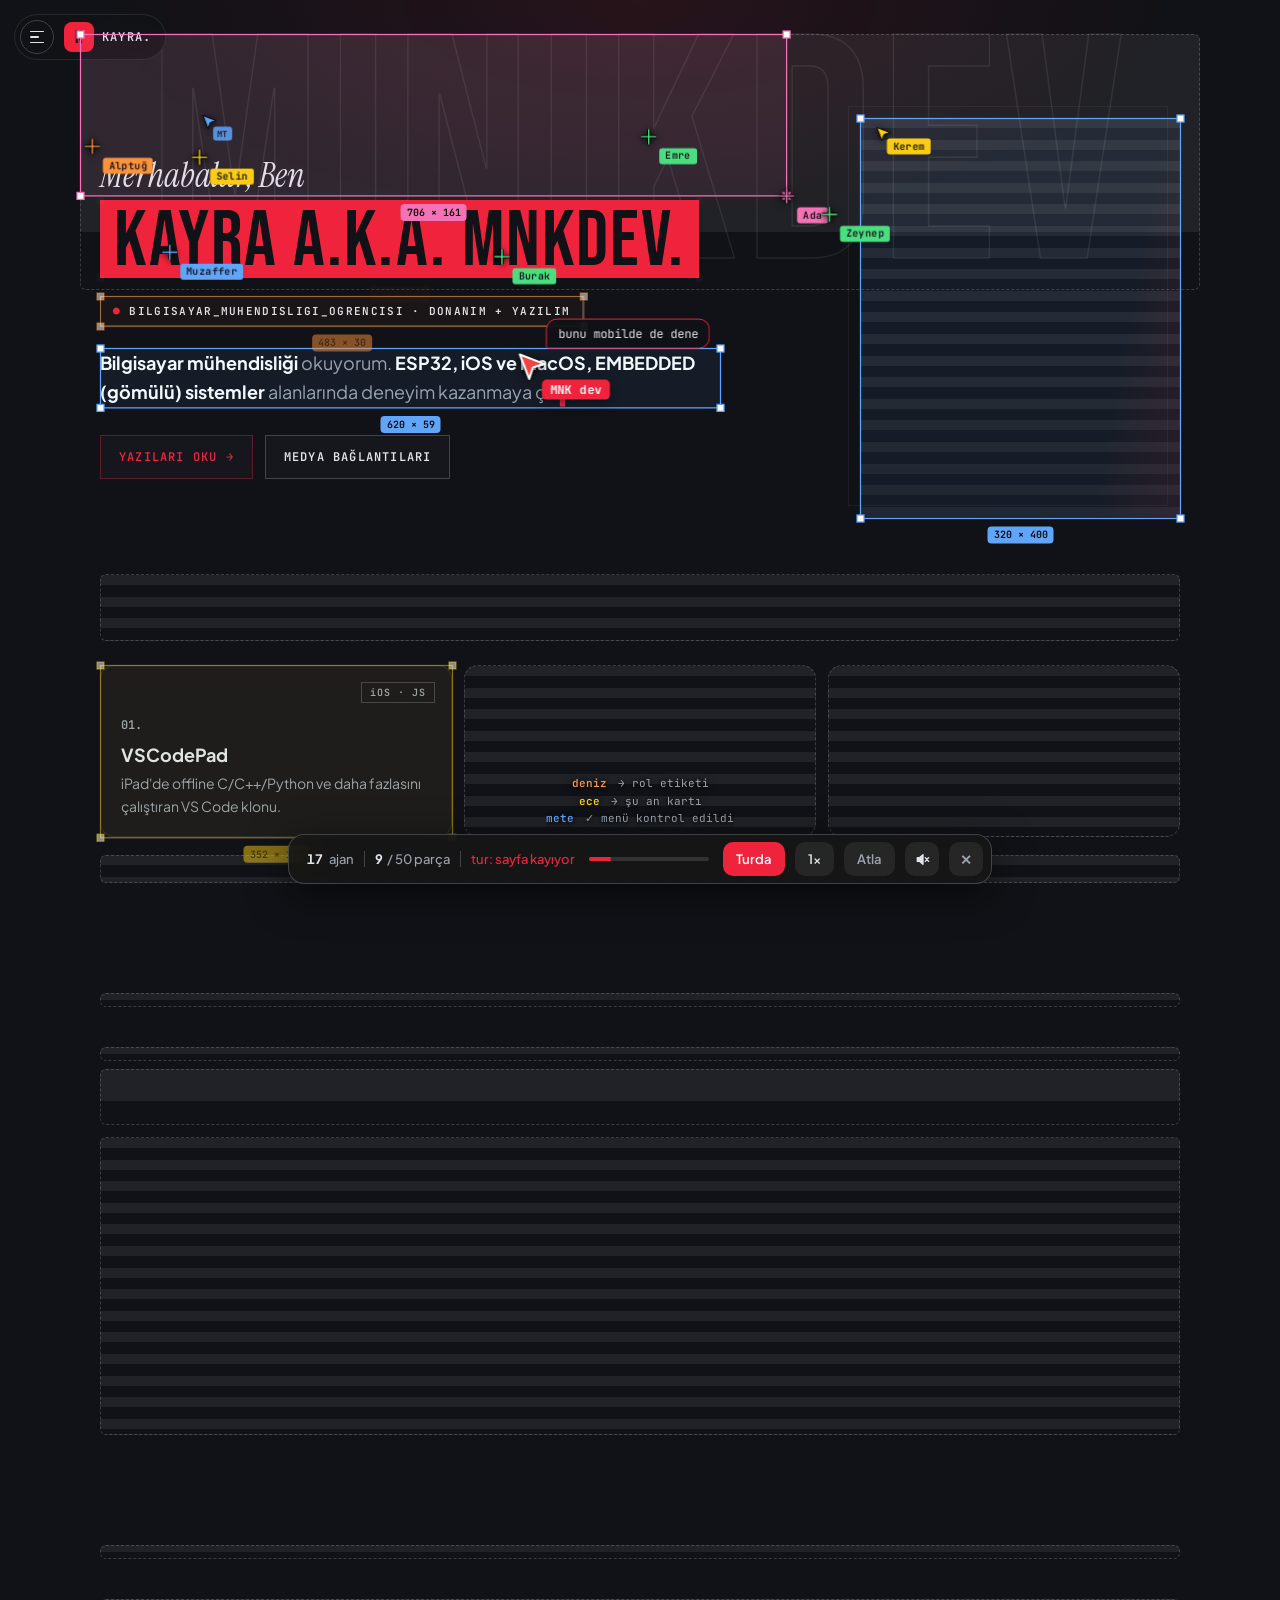
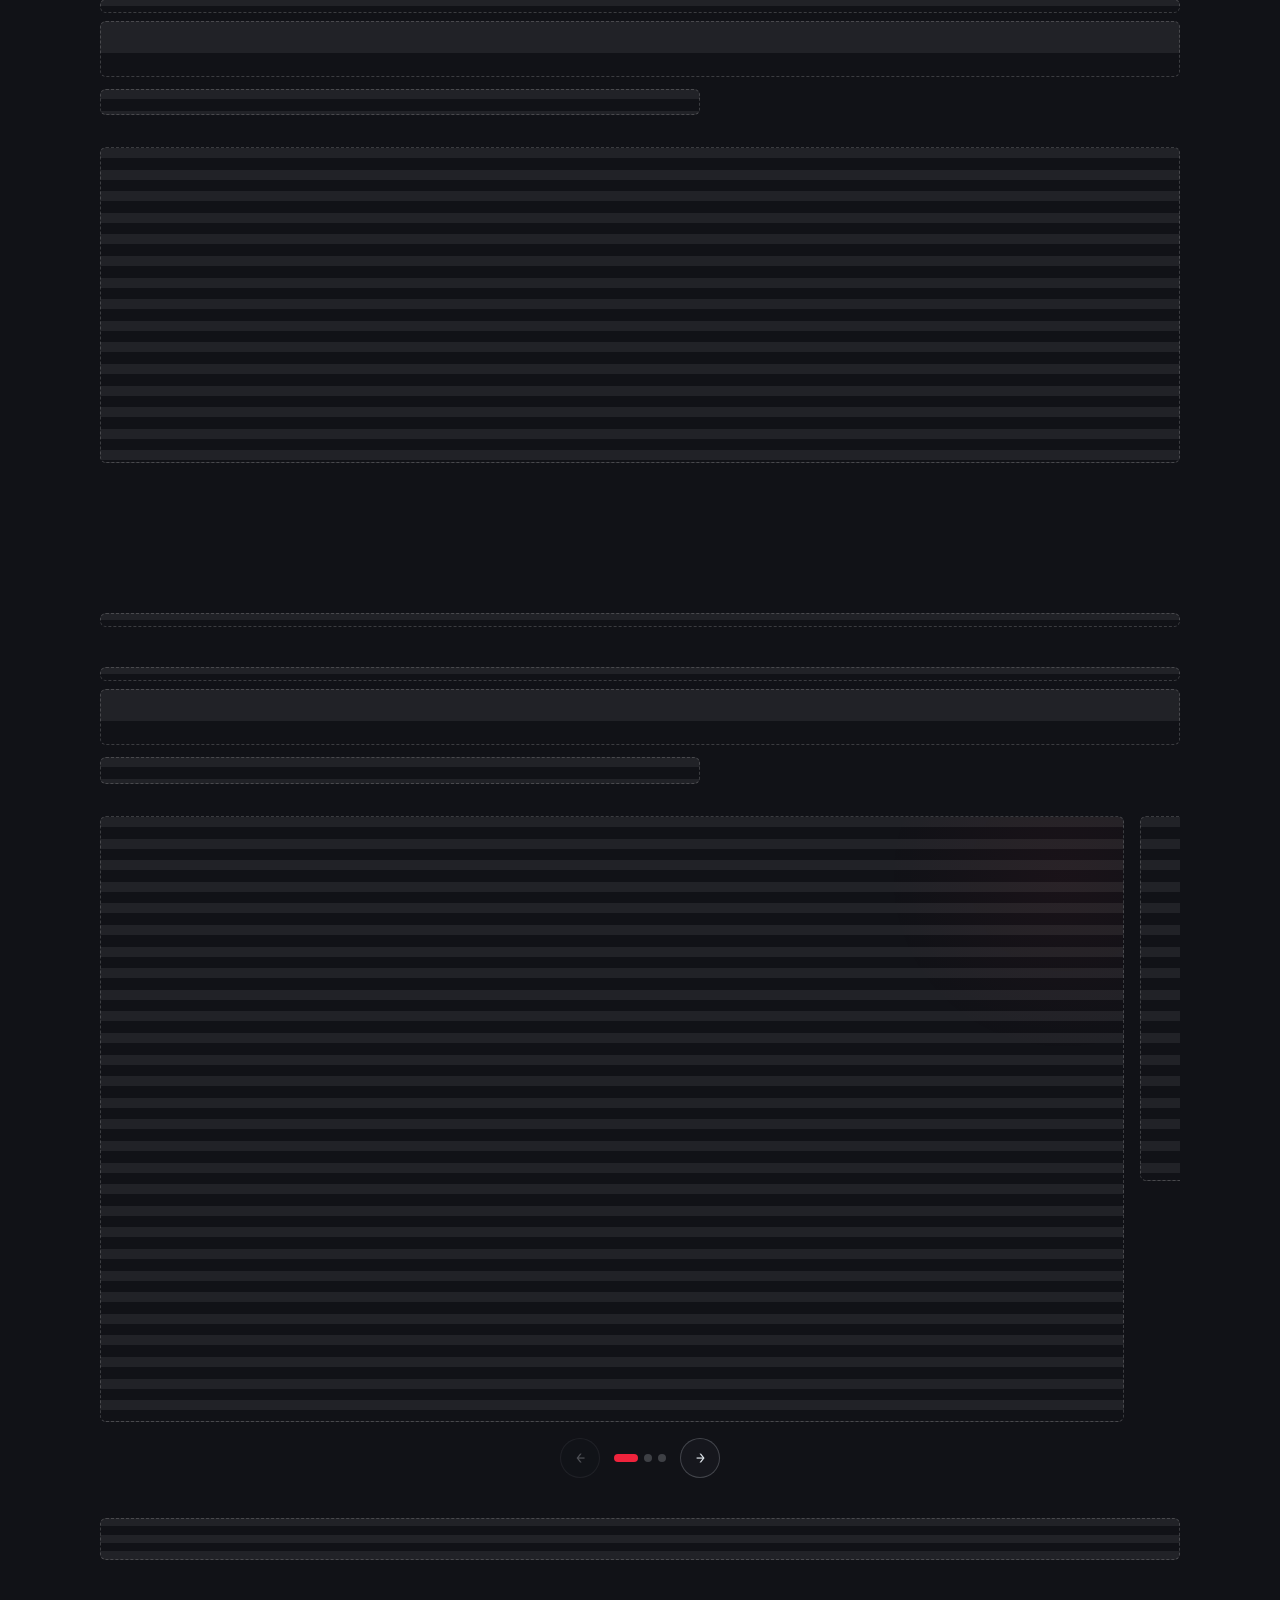
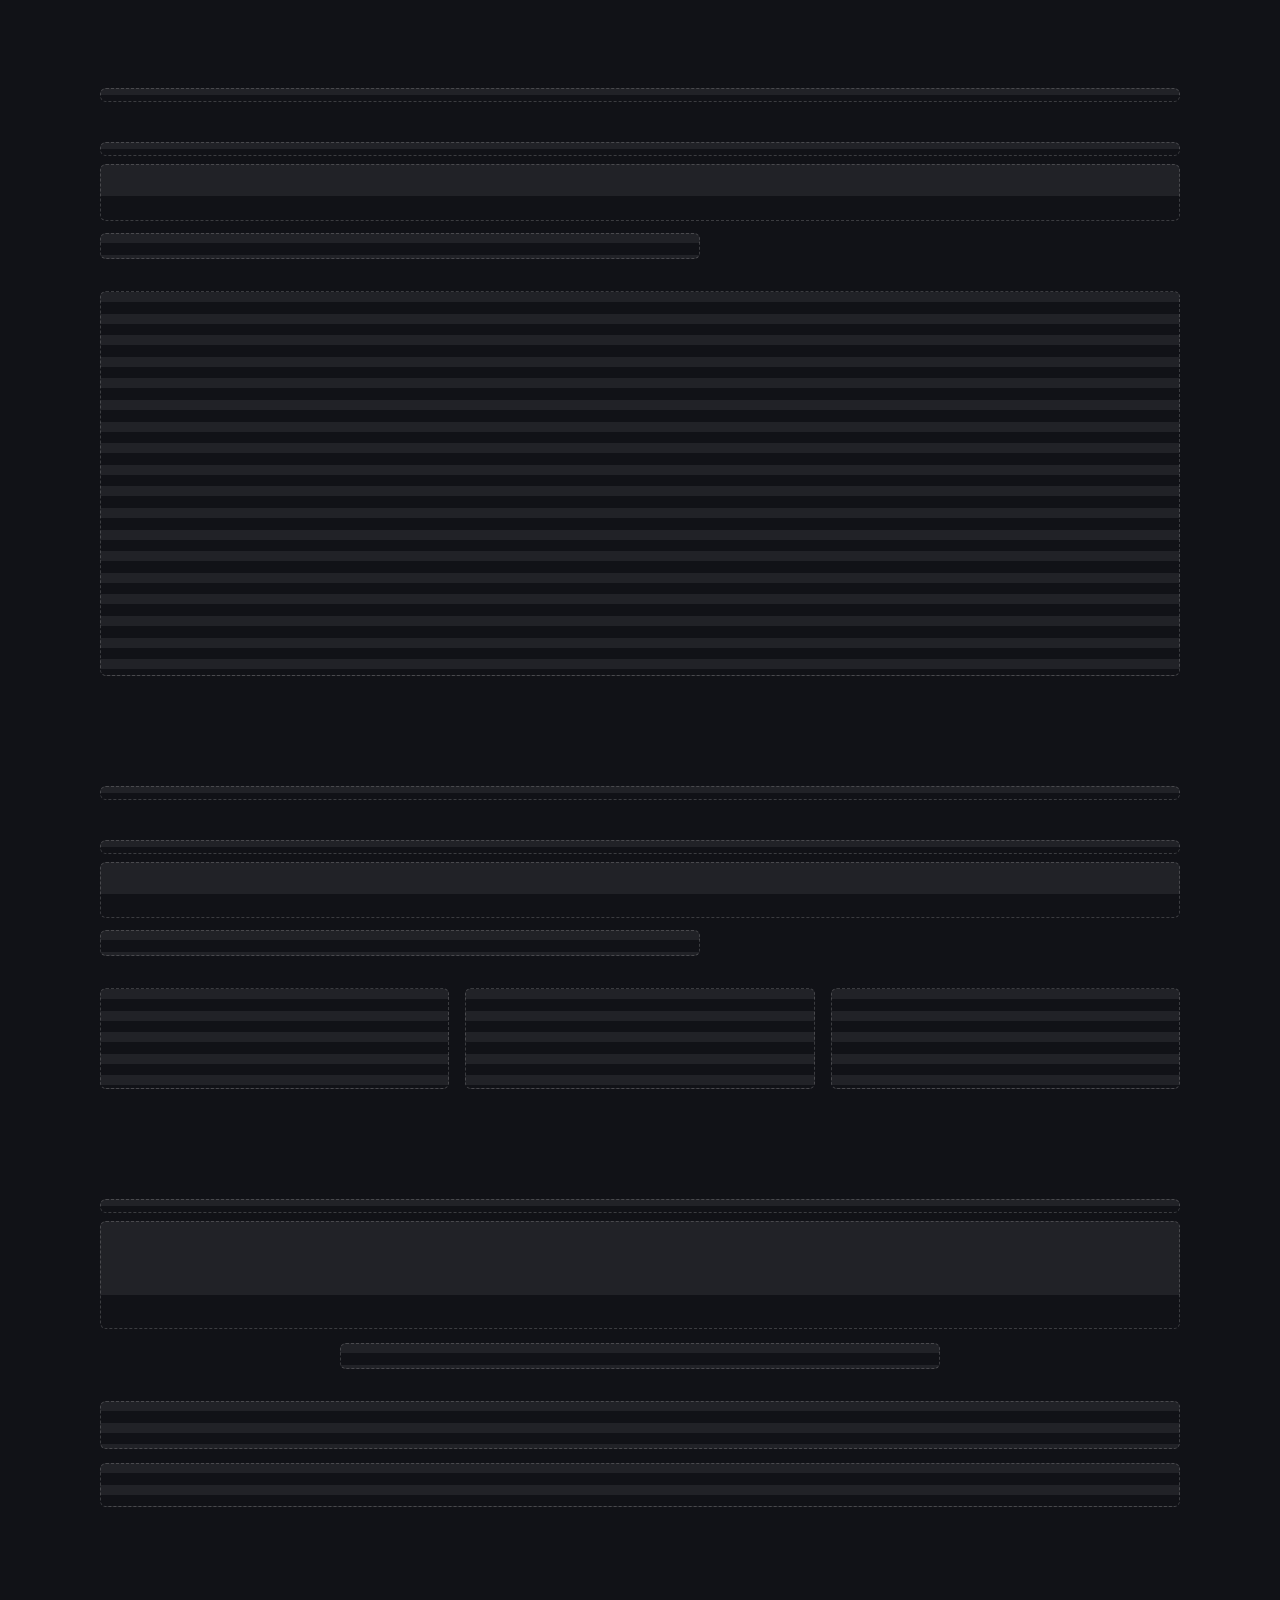
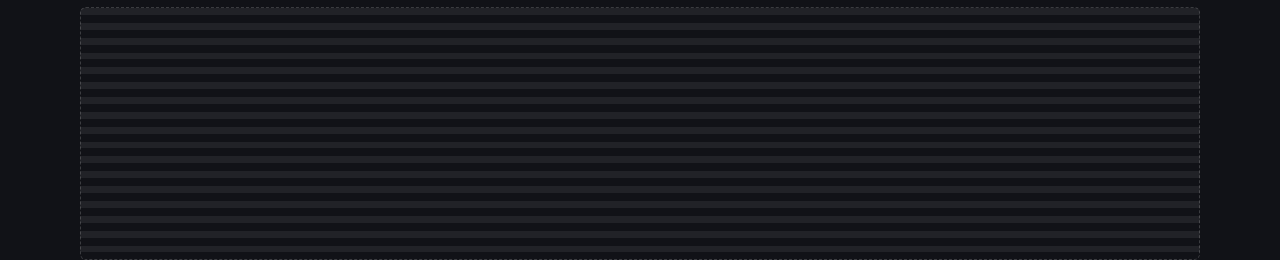
<file: index.html>
<!doctype html>
<html lang="tr">
<head>
<meta charset="utf-8">
<meta name="viewport" content="width=device-width, initial-scale=1, viewport-fit=cover">
<title>Kayra · Minik.Dev</title>
<meta name="description" content="Kayra'nın blogu: ESP32, iOS, macOS ve gömülü sistem projeleri, notlar ve medya bağlantıları.">
<link rel="icon" href="img/favicon.svg" type="image/svg+xml">
<link rel="apple-touch-icon" href="img/apple-touch-icon.png">
<!-- OG:BASLA (tools/yayin.py yazar) -->
<link rel="canonical" href="https://minikdev.dev/">
<meta property="og:type" content="website">
<meta property="og:site_name" content="Kayra · Minik.Dev">
<meta property="og:locale" content="tr_TR">
<meta property="og:title" content="Kayra · Minik.Dev">
<meta property="og:description" content="Kayra&#x27;nın blogu: ESP32, iOS, macOS ve gömülü sistem projeleri, notlar ve medya bağlantıları.">
<meta property="og:url" content="https://minikdev.dev/">
<meta property="og:image" content="https://minikdev.dev/img/og.png">
<meta property="og:image:width" content="1200">
<meta property="og:image:height" content="630">
<meta name="twitter:card" content="summary_large_image">
<meta name="twitter:title" content="Kayra · Minik.Dev">
<meta name="twitter:description" content="Kayra&#x27;nın blogu: ESP32, iOS, macOS ve gömülü sistem projeleri, notlar ve medya bağlantıları.">
<meta name="twitter:image" content="https://minikdev.dev/img/og.png">
<meta name="theme-color" content="#111217">
<link rel="alternate" type="application/rss+xml" title="Kayra · Minik.Dev" href="https://minikdev.dev/feed.xml">
<!-- OG:BITIR -->
<link rel="preconnect" href="https://fonts.googleapis.com">
<link rel="preconnect" href="https://fonts.gstatic.com" crossorigin>
<link href="https://fonts.googleapis.com/css2?family=Bebas+Neue&family=Instrument+Serif:ital@1&family=JetBrains+Mono:wght@400;600&family=Plus+Jakarta+Sans:wght@400;500;600;700;800&display=swap" rel="stylesheet">
<link rel="stylesheet" href="css/style.css">
<!-- JS varsa: ajanlar sayfayı taslağa çevirene kadar gizle. JS yoksa sayfa normal görünür.
     Bir hata olursa 8 sn sonra her şey yine de görünür. -->
<script>document.documentElement.classList.add('boot');setTimeout(()=>document.documentElement.classList.remove('boot'),8000)</script>
</head>
<body>

<!-- Sol üst: menü düğmesi + logo -->
<div class="nav">
  <button class="nav-toggle" id="sideOpen" type="button" aria-controls="side" aria-expanded="false" aria-label="Menüyü aç">
    <i></i><i></i><i></i>
  </button>
  <a class="logo" href="#top"><b>K</b><span>KAYRA.</span></a>
</div>

<!-- Soldan kayan menü (sol kenardan sağa kaydırınca da açılır) -->
<div class="side-scrim" id="sideScrim"></div>
<aside class="side" id="side" aria-label="Ana menü" inert>
  <div class="side-head">
    <a class="logo" href="#top"><b>K</b><span>KAYRA.</span></a>
    <button class="side-close" id="sideClose" type="button" aria-label="Menüyü kapat">✕</button>
  </div>
  <p class="side-label">// MENÜ</p>
  <nav>
    <ul>
      <li><a href="#top"><span>00</span>Giriş</a></li>
      <li><a href="#hakkimda"><span>01</span>Hakkımda</a></li>
      <li><a href="#yazilar"><span>02</span>Yazılar</a></li>
      <li><a href="#projeler"><span>03</span>Projeler</a></li>
      <li><a href="#medya"><span>04</span>Medya</a></li>
      <li><a href="#iletisim"><span>05</span>İletişim</a></li>
    </ul>
  </nav>

  <!-- Yönetici girişi (js/yonetici.js) -->
  <section class="side-admin" id="adminBox" aria-label="Yönetici girişi">
    <p class="side-label">// YÖNETİCİ</p>
    <form class="admin-form" id="adminForm" autocomplete="on">
      <label><span>Kullanıcı adı</span><input name="kullanici" autocomplete="username" required spellcheck="false" autocapitalize="off"></label>
      <label><span>Şifre</span><input name="sifre" type="password" autocomplete="current-password" required></label>
      <button class="btn" type="submit">GİRİŞ YAP →</button>
      <p class="admin-err" id="adminErr" role="alert"></p>
    </form>
    <div class="admin-in" id="adminIn" hidden>
      <p class="admin-who"><b>admin</b> olarak girildi</p>
      <button class="btn" type="button" id="adminEdit">İÇERİĞİ DÜZENLE</button>
      <button class="btn" type="button" id="adminStat">İSTATİSTİK</button>
      <button class="btn ghost" type="button" id="adminOut">ÇIKIŞ</button>
    </div>
  </section>

  <div class="side-foot">
    <span class="nav-status"><span id="navStatus">Taslak</span></span>
    <span class="side-hint">ESC · kapat</span>
  </div>
</aside>

<main id="top">

  <!-- HERO -->
  <header class="hero">
    <h2 class="backdrop" id="backdrop" aria-hidden="true"></h2>
    <figure class="portrait" id="portrait">
      <div class="portrait-ph"><b>K</b><span>FOTOĞRAF<br>img/kayra.jpg</span></div>
      <figcaption class="photo-badge" id="photoBadge"></figcaption>
    </figure>

    <div class="wrap hero-text">
      <p class="hello" id="hello"></p>
      <h1 class="name" id="name"></h1>
      <p class="chip-role" id="role"></p>
      <p class="lead" id="lead"></p>
      <div class="actions">
        <a class="btn" href="#yazilar">YAZILARI OKU →</a>
        <a class="btn ghost" href="#medya">MEDYA BAĞLANTILARI</a>
      </div>

      <div class="stats" id="stats"></div>
      <ol class="now" id="now"></ol>
      <ul class="chips" id="stack"></ul>
    </div>
  </header>

  <!-- 01 HAKKIMDA -->
  <section class="wrap sec" id="hakkimda">
    <div class="sec-meta"><span>// 01.00 SEC_HAKKIMDA</span></div>
    <p class="eyebrow" id="aboutEyebrow"></p>
    <h2 class="sec-title" id="aboutTitle"></h2>
    <div class="about card rv">
      <div class="about-text" id="aboutText"></div>
      <ol class="principles" id="principles"></ol>
    </div>
  </section>

  <!-- 02 YAZILAR -->
  <section class="wrap sec" id="yazilar">
    <div class="sec-meta"><span>// 02.00 SEC_YAZILAR</span></div>
    <p class="eyebrow">BLOG</p>
    <h2 class="sec-title">Son Yazılar</h2>
    <p class="sec-lead">Proje günlükleri, hata kayıtları ve ders notları.</p>

    <div class="kaydir rv" id="postKaydir" role="region" aria-roledescription="carousel" aria-label="Yazılar">
      <div class="kaydir-iz" tabindex="-1"></div>
      <div class="kaydir-alt" hidden>
        <button type="button" class="kaydir-ok" data-yon="-1" aria-label="Önceki">←</button>
        <div class="kaydir-nokta"></div>
        <button type="button" class="kaydir-ok" data-yon="1" aria-label="Sonraki">→</button>
      </div>
    </div>

    <div class="filters" id="postFilters" role="tablist" aria-label="Yazı kategorileri"></div>
    <div class="post-grid" id="postGrid"></div>
  </section>

  <!-- 03 PROJELER -->
  <section class="wrap sec" id="projeler">
    <div class="sec-meta"><span>// 03.00 SEC_PROJELER</span></div>
    <p class="eyebrow">ÇALIŞMALAR</p>
    <h2 class="sec-title">Projeler</h2>
    <p class="sec-lead">Kurduğum, kurmakta olduğum ve rafa kaldırdığım sistemler.</p>

    <div class="kaydir rv" id="projKaydir" role="region" aria-roledescription="carousel" aria-label="Projeler">
      <div class="kaydir-iz" tabindex="-1"><article class="flagship card" id="flagship"></article></div>
      <div class="kaydir-alt" hidden>
        <button type="button" class="kaydir-ok" data-yon="-1" aria-label="Önceki">←</button>
        <div class="kaydir-nokta"></div>
        <button type="button" class="kaydir-ok" data-yon="1" aria-label="Sonraki">→</button>
      </div>
    </div>

    <div class="gh-strip" id="ghStrip"></div>
    <div class="filters" id="projFilters" role="tablist" aria-label="Proje kategorileri"></div>
    <div class="proj-grid" id="projGrid"></div>
  </section>

  <!-- 04 AJAN HATTI -->
  <section class="wrap sec" id="hat">
    <div class="sec-meta"><span>// 04.00 SEC_AJAN_HATTI</span></div>
    <p class="eyebrow">NASIL YAZIYORUM</p>
    <h2 class="sec-title">Ajan Hattı</h2>
    <p class="sec-lead">Bir yazı dört ajandan geçerek yayına hazırlanıyor. Son kararı ben veriyorum.</p>

    <div class="pipe card rv">
      <ol class="agents" id="agents"></ol>
      <div class="term">
        <div class="term-bar"><i></i><i></i><i></i><span>hat.log</span><span class="term-live">● CANLI</span></div>
        <ol class="term-body" id="termBody" aria-live="off"></ol>
      </div>
    </div>
  </section>

  <!-- 05 MEDYA -->
  <section class="wrap sec" id="medya">
    <div class="sec-meta"><span>// 05.00 SEC_MEDYA</span></div>
    <p class="eyebrow">BAĞLANTILAR</p>
    <h2 class="sec-title">Medya</h2>
    <p class="sec-lead">Beni başka nerelerde bulabilirsin.</p>
    <div class="media-grid" id="mediaGrid"></div>
  </section>

  <!-- İLETİŞİM -->
  <section class="wrap sec contact" id="iletisim">
    <p class="eyebrow" id="contactEyebrow"></p>
    <h2 class="contact-title" id="contactTitle"></h2>
    <p class="sec-lead" id="contactText"></p>
    <div class="contact-row">
      <span class="mail" id="mail"></span>
      <button class="btn" id="copyMail" type="button">E-POSTAYI KOPYALA</button>
    </div>
  </section>
</main>

<footer class="wrap foot">
  <span>© <span id="year"></span> Kayra · Minik.Dev</span>
  <span>Saf HTML, CSS ve JS. Build yok.</span>
  <p class="foot-gizlilik" id="gizlilik"><b>GİZLİLİK</b> Çerez ve reklam takibi yok. Sayfa görüntülemeleri ve tıklamalar isimsiz sayılır: tarayıcına rastgele bir kimlik yazılır (localStorage), IP adresin ve kişisel bilgin saklanmaz. Saymayı durdurmak için tarayıcının site verilerini silebilirsin.</p>
</footer>

<!-- Yazı okuyucu -->
<div class="reader" id="reader" role="dialog" aria-modal="true" aria-labelledby="readerTitle" hidden>
  <div class="reader-inner">
    <button class="reader-close" id="readerClose" type="button" aria-label="Kapat">← GERİ</button>
    <article id="readerBody"></article>
  </div>
</div>

<div class="toast" id="toast" role="status"></div>

<script src="js/content.js"></script>
<script src="js/github-data.js"></script>
<script src="js/app.js"></script>
<script src="js/ajan-sozleri.js"></script>
<script src="js/ajanlar.js"></script>
<script src="js/yonetici.js"></script>
<script src="js/istatistik.js"></script>
<script src="js/sayac.js"></script>
<script src="js/canli.js"></script>
</body>
</html>
</file>
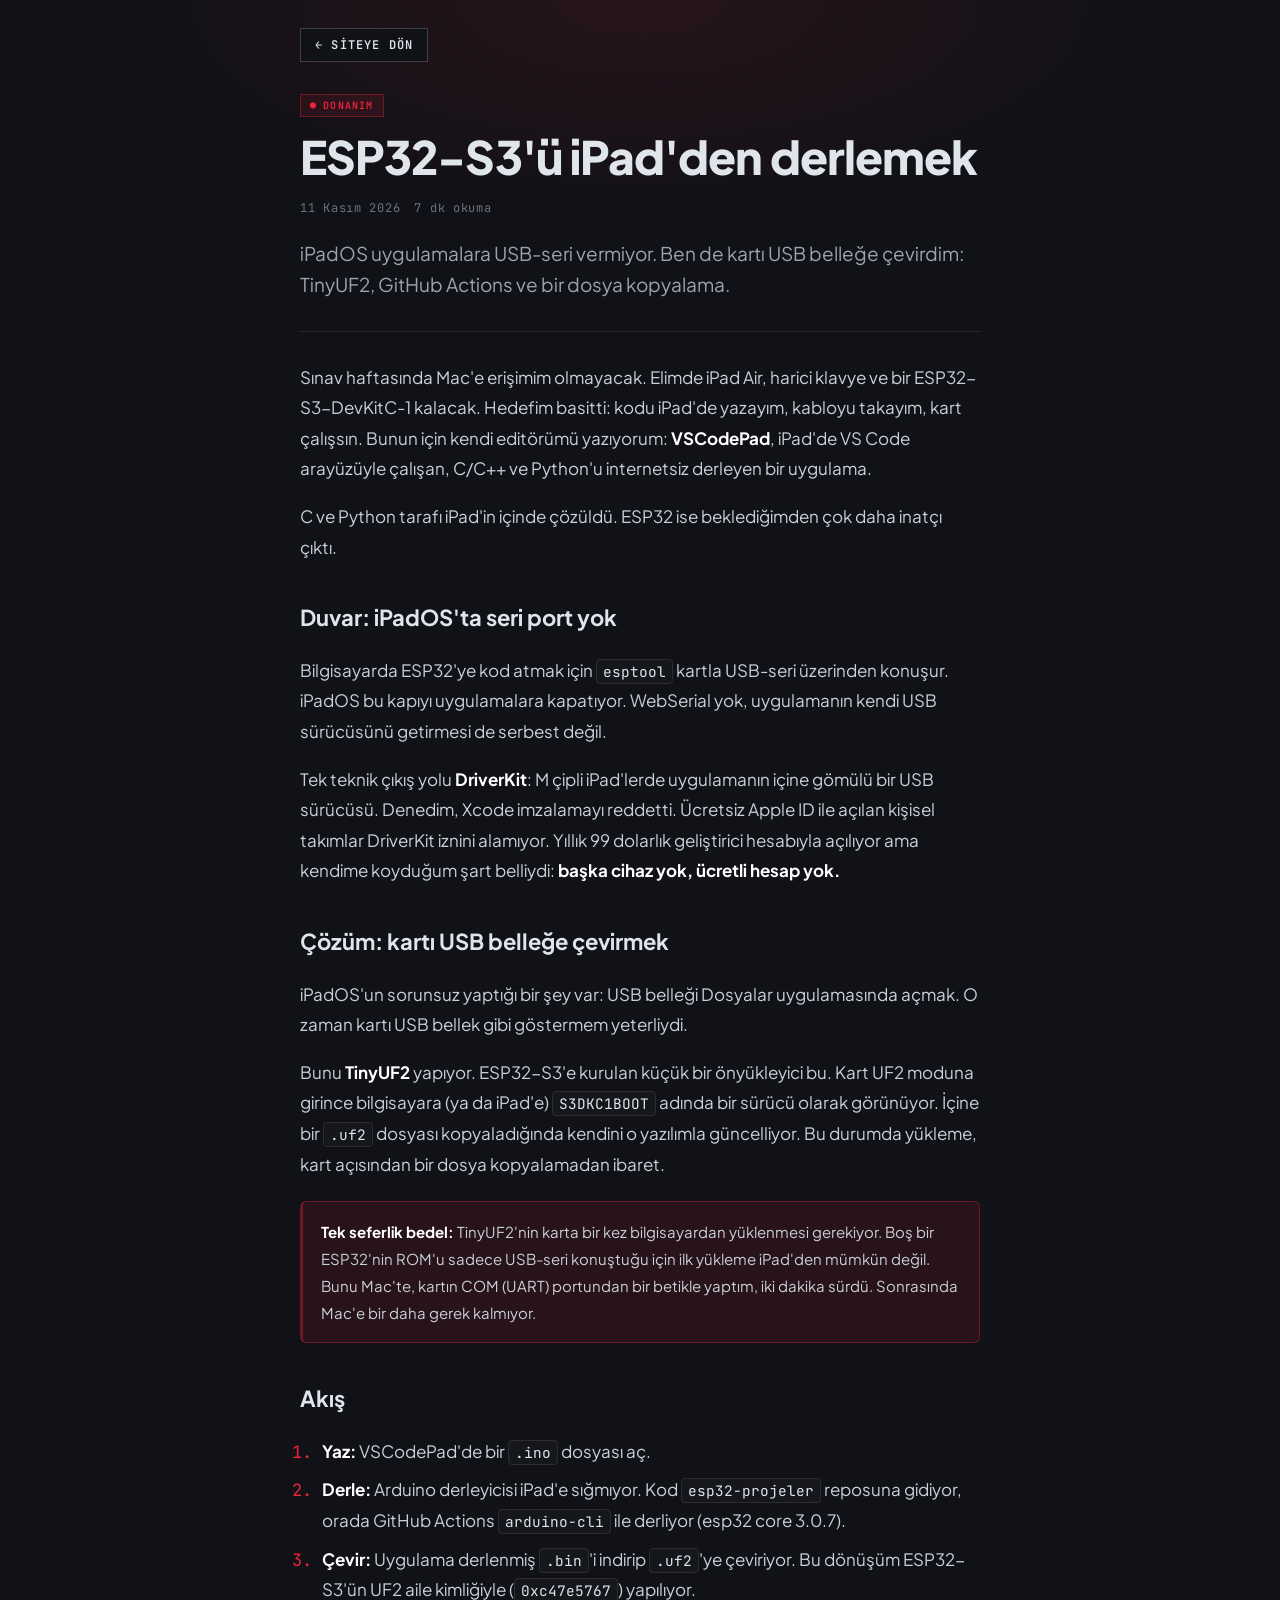
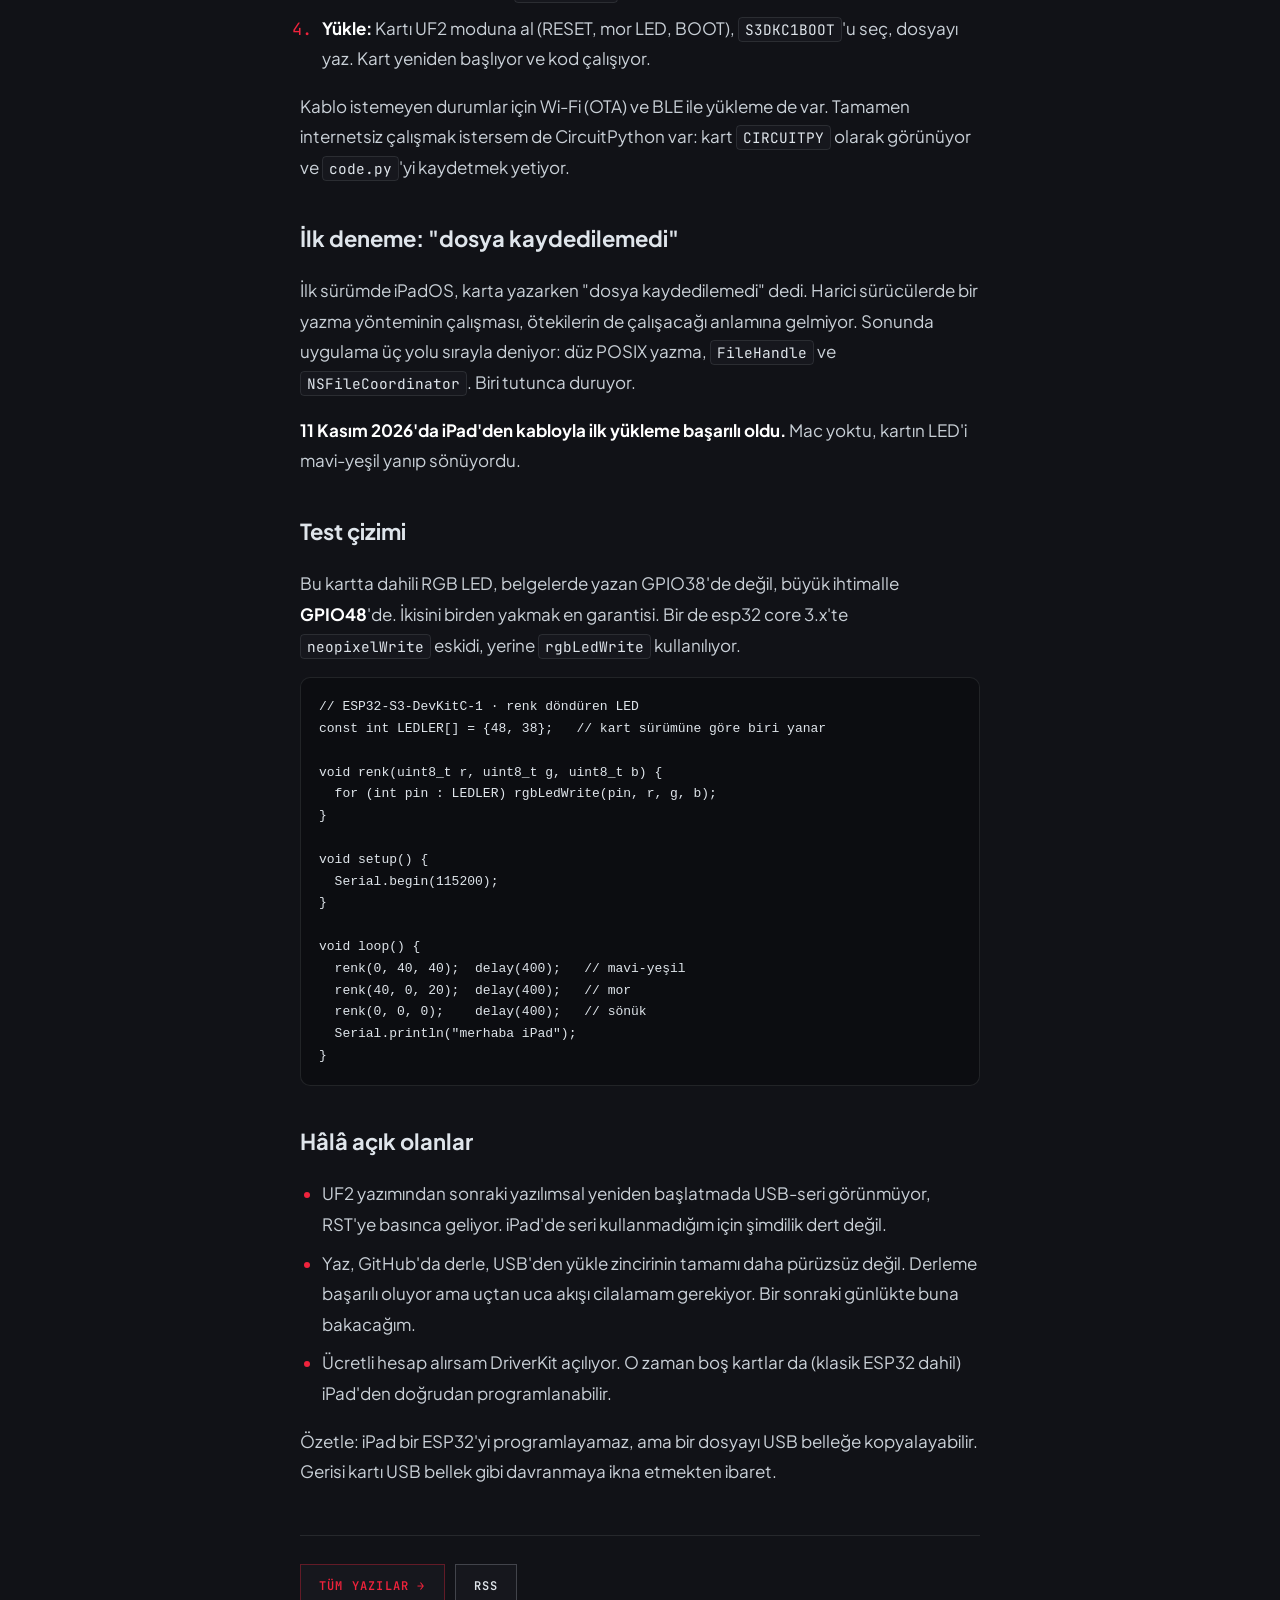
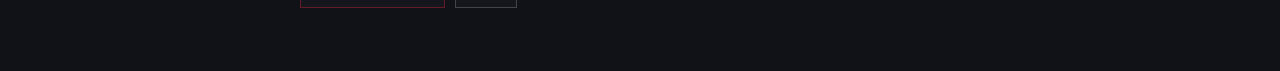
<file: yazi/esp32-ipadden-derlemek/index.html>
<!doctype html>
<html lang="tr">
<head>
<meta charset="utf-8">
<meta name="viewport" content="width=device-width, initial-scale=1">
<title>ESP32-S3&#x27;ü iPad&#x27;den derlemek · Kayra · Minik.Dev</title>
<meta name="description" content="iPadOS uygulamalara USB-seri vermiyor. Ben de kartı USB belleğe çevirdim: TinyUF2, GitHub Actions ve bir dosya kopyalama.">
<!-- OTOMATİK ÜRETİLDİ: tools/yayin.py. Elle düzenleme; content.js'i değiştirip betiği çalıştır. -->
<link rel="canonical" href="https://minikdev.dev/yazi/esp32-ipadden-derlemek/">
<meta property="og:type" content="article">
<meta property="og:site_name" content="Kayra · Minik.Dev">
<meta property="og:locale" content="tr_TR">
<meta property="og:title" content="ESP32-S3&#x27;ü iPad&#x27;den derlemek">
<meta property="og:description" content="iPadOS uygulamalara USB-seri vermiyor. Ben de kartı USB belleğe çevirdim: TinyUF2, GitHub Actions ve bir dosya kopyalama.">
<meta property="og:url" content="https://minikdev.dev/yazi/esp32-ipadden-derlemek/">
<meta property="og:image" content="https://minikdev.dev/img/og.png">
<meta property="og:image:width" content="1200">
<meta property="og:image:height" content="630">
<meta name="twitter:card" content="summary_large_image">
<meta name="twitter:title" content="ESP32-S3&#x27;ü iPad&#x27;den derlemek">
<meta name="twitter:description" content="iPadOS uygulamalara USB-seri vermiyor. Ben de kartı USB belleğe çevirdim: TinyUF2, GitHub Actions ve bir dosya kopyalama.">
<meta name="twitter:image" content="https://minikdev.dev/img/og.png">
<meta name="theme-color" content="#111217">
<link rel="alternate" type="application/rss+xml" title="Kayra · Minik.Dev" href="https://minikdev.dev/feed.xml">
<meta property="article:published_time" content="2026-11-11">
<script type="application/ld+json">{"@context": "https://schema.org", "@type": "BlogPosting", "headline": "ESP32-S3'ü iPad'den derlemek", "description": "iPadOS uygulamalara USB-seri vermiyor. Ben de kartı USB belleğe çevirdim: TinyUF2, GitHub Actions ve bir dosya kopyalama.", "datePublished": "2026-11-11", "inLanguage": "tr", "author": {"@type": "Person", "name": "Kayra", "url": "https://minikdev.dev/"}, "mainEntityOfPage": "https://minikdev.dev/yazi/esp32-ipadden-derlemek/", "image": "https://minikdev.dev/img/og.png"}</script>
<link rel="icon" href="/img/favicon.svg" type="image/svg+xml">
<link rel="apple-touch-icon" href="/img/apple-touch-icon.png">
<link rel="preconnect" href="https://fonts.googleapis.com">
<link rel="preconnect" href="https://fonts.gstatic.com" crossorigin>
<link href="https://fonts.googleapis.com/css2?family=Bebas+Neue&family=Instrument+Serif:ital@1&family=JetBrains+Mono:wght@400;600&family=Plus+Jakarta+Sans:wght@400;500;600;700;800&display=swap" rel="stylesheet">
<link rel="stylesheet" href="/css/style.css">
<style>
  .reader.sayfa{position:static;background:none;backdrop-filter:none;-webkit-backdrop-filter:none;animation:none}
  .yazi-alt{display:flex;flex-wrap:wrap;gap:10px;margin-top:48px;padding-top:28px;border-top:1px solid var(--line)}
  .yazi-meta{display:flex;gap:14px;font:12px var(--mono);letter-spacing:.06em;color:var(--dim)}
</style>
</head>
<body>
<div class="reader sayfa">
  <div class="reader-inner">
    <a class="reader-close" href="/#yazilar">← SİTEYE DÖN</a>
    <article>
      <span class="pill">DONANIM</span>
      <h1>ESP32-S3&#x27;ü iPad&#x27;den derlemek</h1>
      <div class="yazi-meta"><time datetime="2026-11-11">11 Kasım 2026</time><span>7 dk okuma</span></div>
      <p class="lede">iPadOS uygulamalara USB-seri vermiyor. Ben de kartı USB belleğe çevirdim: TinyUF2, GitHub Actions ve bir dosya kopyalama.</p>
      <div class="body">
        <p>Sınav haftasında Mac'e erişimim olmayacak. Elimde iPad Air, harici klavye ve bir ESP32-S3-DevKitC-1 kalacak. Hedefim basitti: kodu iPad'de yazayım, kabloyu takayım, kart çalışsın. Bunun için kendi editörümü yazıyorum: <b>VSCodePad</b>, iPad'de VS Code arayüzüyle çalışan, C/C++ ve Python'u internetsiz derleyen bir uygulama.</p>
        <p>C ve Python tarafı iPad'in içinde çözüldü. ESP32 ise beklediğimden çok daha inatçı çıktı.</p>

        <h3>Duvar: iPadOS'ta seri port yok</h3>
        <p>Bilgisayarda ESP32'ye kod atmak için <code>esptool</code> kartla USB-seri üzerinden konuşur. iPadOS bu kapıyı uygulamalara kapatıyor. WebSerial yok, uygulamanın kendi USB sürücüsünü getirmesi de serbest değil.</p>
        <p>Tek teknik çıkış yolu <b>DriverKit</b>: M çipli iPad'lerde uygulamanın içine gömülü bir USB sürücüsü. Denedim, Xcode imzalamayı reddetti. Ücretsiz Apple ID ile açılan kişisel takımlar DriverKit iznini alamıyor. Yıllık 99 dolarlık geliştirici hesabıyla açılıyor ama kendime koyduğum şart belliydi: <b>başka cihaz yok, ücretli hesap yok.</b></p>

        <h3>Çözüm: kartı USB belleğe çevirmek</h3>
        <p>iPadOS'un sorunsuz yaptığı bir şey var: USB belleği Dosyalar uygulamasında açmak. O zaman kartı USB bellek gibi göstermem yeterliydi.</p>
        <p>Bunu <b>TinyUF2</b> yapıyor. ESP32-S3'e kurulan küçük bir önyükleyici bu. Kart UF2 moduna girince bilgisayara (ya da iPad'e) <code>S3DKC1BOOT</code> adında bir sürücü olarak görünüyor. İçine bir <code>.uf2</code> dosyası kopyaladığında kendini o yazılımla güncelliyor. Bu durumda yükleme, kart açısından bir dosya kopyalamadan ibaret.</p>
        <div class="note"><b>Tek seferlik bedel:</b> TinyUF2'nin karta bir kez bilgisayardan yüklenmesi gerekiyor. Boş bir ESP32'nin ROM'u sadece USB-seri konuştuğu için ilk yükleme iPad'den mümkün değil. Bunu Mac'te, kartın COM (UART) portundan bir betikle yaptım, iki dakika sürdü. Sonrasında Mac'e bir daha gerek kalmıyor.</div>

        <h3>Akış</h3>
        <ol>
          <li><b>Yaz:</b> VSCodePad'de bir <code>.ino</code> dosyası aç.</li>
          <li><b>Derle:</b> Arduino derleyicisi iPad'e sığmıyor. Kod <code>esp32-projeler</code> reposuna gidiyor, orada GitHub Actions <code>arduino-cli</code> ile derliyor (esp32 core 3.0.7).</li>
          <li><b>Çevir:</b> Uygulama derlenmiş <code>.bin</code>'i indirip <code>.uf2</code>'ye çeviriyor. Bu dönüşüm ESP32-S3'ün UF2 aile kimliğiyle (<code>0xc47e5767</code>) yapılıyor.</li>
          <li><b>Yükle:</b> Kartı UF2 moduna al (RESET, mor LED, BOOT), <code>S3DKC1BOOT</code>'u seç, dosyayı yaz. Kart yeniden başlıyor ve kod çalışıyor.</li>
        </ol>
        <p>Kablo istemeyen durumlar için Wi-Fi (OTA) ve BLE ile yükleme de var. Tamamen internetsiz çalışmak istersem de CircuitPython var: kart <code>CIRCUITPY</code> olarak görünüyor ve <code>code.py</code>'yi kaydetmek yetiyor.</p>

        <h3>İlk deneme: "dosya kaydedilemedi"</h3>
        <p>İlk sürümde iPadOS, karta yazarken "dosya kaydedilemedi" dedi. Harici sürücülerde bir yazma yönteminin çalışması, ötekilerin de çalışacağı anlamına gelmiyor. Sonunda uygulama üç yolu sırayla deniyor: düz POSIX yazma, <code>FileHandle</code> ve <code>NSFileCoordinator</code>. Biri tutunca duruyor.</p>
        <p><b>11 Kasım 2026'da iPad'den kabloyla ilk yükleme başarılı oldu.</b> Mac yoktu, kartın LED'i mavi-yeşil yanıp sönüyordu.</p>

        <h3>Test çizimi</h3>
        <p>Bu kartta dahili RGB LED, belgelerde yazan GPIO38'de değil, büyük ihtimalle <b>GPIO48</b>'de. İkisini birden yakmak en garantisi. Bir de esp32 core 3.x'te <code>neopixelWrite</code> eskidi, yerine <code>rgbLedWrite</code> kullanılıyor.</p>
        <pre><code>// ESP32-S3-DevKitC-1 · renk döndüren LED
const int LEDLER[] = {48, 38};   // kart sürümüne göre biri yanar

void renk(uint8_t r, uint8_t g, uint8_t b) {
  for (int pin : LEDLER) rgbLedWrite(pin, r, g, b);
}

void setup() {
  Serial.begin(115200);
}

void loop() {
  renk(0, 40, 40);  delay(400);   // mavi-yeşil
  renk(40, 0, 20);  delay(400);   // mor
  renk(0, 0, 0);    delay(400);   // sönük
  Serial.println("merhaba iPad");
}</code></pre>

        <h3>Hâlâ açık olanlar</h3>
        <ul>
          <li>UF2 yazımından sonraki yazılımsal yeniden başlatmada USB-seri görünmüyor, RST'ye basınca geliyor. iPad'de seri kullanmadığım için şimdilik dert değil.</li>
          <li>Yaz, GitHub'da derle, USB'den yükle zincirinin tamamı daha pürüzsüz değil. Derleme başarılı oluyor ama uçtan uca akışı cilalamam gerekiyor. Bir sonraki günlükte buna bakacağım.</li>
          <li>Ücretli hesap alırsam DriverKit açılıyor. O zaman boş kartlar da (klasik ESP32 dahil) iPad'den doğrudan programlanabilir.</li>
        </ul>
        <p>Özetle: iPad bir ESP32'yi programlayamaz, ama bir dosyayı USB belleğe kopyalayabilir. Gerisi kartı USB bellek gibi davranmaya ikna etmekten ibaret.</p></div>
    </article>
    <div class="yazi-alt">
      <a class="btn" href="/#yazilar">TÜM YAZILAR →</a>
      <a class="btn ghost" href="/feed.xml">RSS</a>
    </div>
  </div>
</div>
<script src="/js/sayac.js"></script>
</body>
</html>
</file>
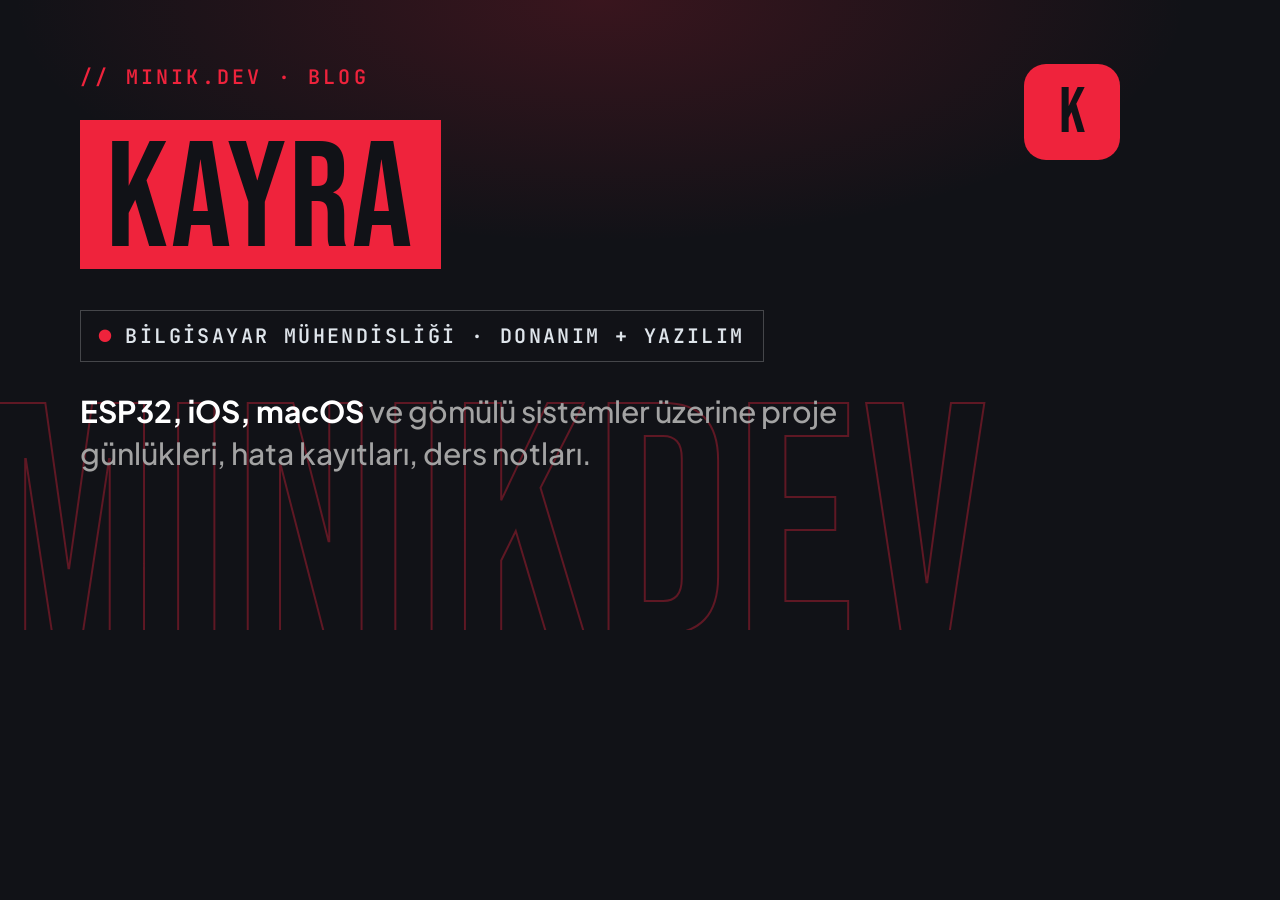
<file: tools/og.html>
<!doctype html>
<!-- img/og.png (1200×630) ve img/apple-touch-icon.png (180×180) bu sayfadan üretilir.
     Yeniden üretmek: python3 tools/gorsel-uret.py -->
<html lang="tr">
<head>
<meta charset="utf-8">
<link href="https://fonts.googleapis.com/css2?family=Bebas+Neue&family=JetBrains+Mono:wght@600&family=Plus+Jakarta+Sans:wght@500;700&display=swap" rel="stylesheet">
<style>
  html,body{margin:0;background:#111217;color:#DFE5EB}
  .og{position:relative;width:1200px;height:630px;overflow:hidden;font-family:'Plus Jakarta Sans',sans-serif;
    background:radial-gradient(ellipse 70% 55% at 50% 0%,rgba(239,35,60,.18),transparent 70%),#111217}
  .bd{position:absolute;left:-20px;bottom:-70px;font:400 330px/1 'Bebas Neue';letter-spacing:.02em;color:transparent;
    -webkit-text-stroke:2px rgba(239,35,60,.35);white-space:nowrap}
  .tag{position:absolute;top:64px;left:80px;font:600 20px 'JetBrains Mono';letter-spacing:.16em;color:#EF233C}
  .name{position:absolute;top:120px;left:80px;padding:14px 26px 0;background:#EF233C;color:#111217;font:400 150px/.9 'Bebas Neue';letter-spacing:.02em}
  .role{position:absolute;top:310px;left:80px;padding:12px 18px;border:1px solid rgba(255,255,255,.22);font:600 20px 'JetBrains Mono';letter-spacing:.12em}
  .role::before{content:'●';color:#EF233C;margin-right:12px}
  .lead{position:absolute;top:390px;left:80px;width:820px;font:500 30px/1.4 'Plus Jakarta Sans';color:#a3a3a3}
  .lead b{color:#fff;font-weight:700}
  .k{position:absolute;top:64px;right:80px;width:96px;height:96px;display:grid;place-items:center;border-radius:22px;background:#EF233C;color:#111217;font:400 64px 'Bebas Neue'}
  .icon{width:180px;height:180px;display:grid;place-items:center;background:#EF233C;color:#111217;font:400 132px/1 'Bebas Neue';padding-top:12px;box-sizing:border-box}
</style>
</head>
<body>
<div class="og" id="og">
  <div class="bd">MINIKDEV</div>
  <div class="tag">// MINIK.DEV · BLOG</div>
  <div class="k">K</div>
  <div class="name">KAYRA</div>
  <div class="role">BİLGİSAYAR MÜHENDİSLİĞİ · DONANIM + YAZILIM</div>
  <div class="lead"><b>ESP32, iOS, macOS</b> ve gömülü sistemler üzerine proje günlükleri, hata kayıtları, ders notları.</div>
</div>
<div class="icon" id="icon">K</div>
<script>
  // ?ikon ile açılırsa sadece ikon görünür
  if (location.search.includes("ikon")) document.getElementById("og").remove();
  else document.getElementById("icon").remove();
</script>
</body>
</html>
</file>
<file: css/style.css>
/* ===== RENKLER VE FONTLAR: hepsi buradan değişir ===== */
:root{
  /* Palet: Obsidian Black #111217 · Ice Grey #DFE5EB · Racing Red #EF233C */
  --bg:#111217; --surface:#16171d; --card:rgba(24,25,31,.82); --card-hi:rgba(30,32,39,.92);
  --line:rgba(223,229,235,.10); --line2:rgba(223,229,235,.22);
  --text:#DFE5EB; --muted:#9ba3ad; --dim:#6c737d; --white:#fff;
  --red:#EF233C; --red-rgb:239,35,60; --red-dim:rgba(239,35,60,.10); --red-line:rgba(239,35,60,.35);
  --green:#4ade80; --amber:#fbbf24;
  --display:'Bebas Neue',Impact,sans-serif;
  --sans:'Plus Jakarta Sans',-apple-system,BlinkMacSystemFont,'Segoe UI',Roboto,sans-serif;
  --mono:'JetBrains Mono',ui-monospace,monospace;
  --script:'Instrument Serif',Georgia,serif;
  --ease:cubic-bezier(.16,1,.3,1);
  --r:14px;
}
*{box-sizing:border-box}
html{scroll-behavior:smooth;scroll-padding-top:90px}
body{margin:0;background:var(--bg);color:var(--text);font:16px/1.65 var(--sans);overflow-x:hidden;-webkit-font-smoothing:antialiased}
body::before{content:'';position:fixed;inset:0;pointer-events:none;z-index:-1;
  background:radial-gradient(ellipse 60% 35% at 50% 0%,rgba(var(--red-rgb),.10),transparent 70%)}
a{color:inherit;text-decoration:none}
img{max-width:100%;display:block}
button{font:inherit;color:inherit}
.wrap{max-width:1120px;margin:0 auto;padding:0 20px}
:focus-visible{outline:2px solid var(--red);outline-offset:3px}

/* ===== MENÜ ===== */
/* Sol üstteki düğme grubu */
.nav{position:fixed;top:14px;left:14px;z-index:50;display:flex;align-items:center;gap:10px;
  padding:5px 14px 5px 5px;border:1px solid var(--line);border-radius:40px;
  background:rgba(17,18,23,.72);backdrop-filter:blur(16px);-webkit-backdrop-filter:blur(16px)}
.nav-toggle{display:grid;align-content:center;justify-items:start;gap:4px;width:34px;height:34px;padding:0 9px;border:1px solid var(--line2);
  border-radius:50%;background:transparent;cursor:pointer;transition:.18s var(--ease)}
.nav-toggle i{display:block;height:1.5px;width:100%;background:var(--text);border-radius:2px;transition:.25s var(--ease)}
.nav-toggle i:nth-child(2){width:65%}
.nav-toggle:hover{border-color:var(--red);background:var(--red-dim)}
.nav-toggle:hover i:nth-child(2){width:100%}
.logo{display:flex;align-items:center;gap:8px;font:600 12px var(--mono);letter-spacing:.1em}
.logo b{display:grid;place-items:center;width:30px;height:30px;border-radius:8px;background:var(--red);color:var(--bg);font:400 18px var(--display)}

/* Soldan kayan menü */
.side-scrim{position:fixed;inset:0;z-index:97;background:rgba(0,0,0,.55);backdrop-filter:blur(3px);-webkit-backdrop-filter:blur(3px);
  opacity:0;pointer-events:none;transition:opacity .35s var(--ease)}
.side{position:fixed;top:0;left:0;bottom:0;z-index:98;display:flex;flex-direction:column;width:min(300px,84vw);padding:14px 14px 18px;
  border-right:1px solid var(--line);background:rgba(17,18,23,.94);backdrop-filter:blur(18px);-webkit-backdrop-filter:blur(18px);
  transform:translateX(-102%);transition:transform .4s var(--ease);overflow-y:auto;touch-action:pan-y}
.side::before{content:'';position:absolute;top:0;right:-1px;width:1px;height:120px;background:linear-gradient(var(--red),transparent)}
.side-open .side{transform:none;box-shadow:24px 0 60px rgba(0,0,0,.5)}
.side-open .side-scrim{opacity:1;pointer-events:auto}
.side.surukle,.side-scrim.surukle{transition:none}
.side-head{display:flex;align-items:center;justify-content:space-between;padding:5px 2px 5px 5px}
.side-close{display:grid;place-items:center;width:34px;height:34px;border:1px solid var(--line2);border-radius:50%;background:transparent;
  color:var(--muted);font-size:13px;cursor:pointer;transition:.18s var(--ease)}
.side-close:hover{color:var(--text);border-color:var(--red)}
.side-label{margin:28px 8px 10px;font:600 11px var(--mono);letter-spacing:.16em;color:var(--red)}
.side ul{list-style:none;margin:0;padding:0;display:grid;gap:2px}
.side ul a{position:relative;display:flex;align-items:baseline;gap:14px;padding:11px 12px;border-radius:10px;font:600 17px var(--sans);
  color:var(--muted);transition:.18s var(--ease)}
.side ul a span{font:11px var(--mono);letter-spacing:.08em;color:var(--dim);transition:color .18s}
.side ul a:hover{color:var(--text);background:rgba(255,255,255,.04)}
.side ul a.on{color:var(--text);background:var(--red-dim);box-shadow:inset 0 0 0 1px var(--red-line)}
.side ul a.on span{color:var(--red)}
.side ul a.on::before{content:'';position:absolute;left:-14px;top:12px;bottom:12px;width:3px;border-radius:0 3px 3px 0;background:var(--red)}
/* Açılırken bağlantılar sırayla kayarak gelir */
.side li{opacity:0;transform:translateX(-14px);transition:opacity .35s var(--ease),transform .35s var(--ease)}
.side-open .side li{opacity:1;transform:none}
.side-open .side li:nth-child(2){transition-delay:.04s}.side-open .side li:nth-child(3){transition-delay:.08s}
.side-open .side li:nth-child(4){transition-delay:.12s}.side-open .side li:nth-child(5){transition-delay:.16s}
.side-open .side li:nth-child(6){transition-delay:.2s}
.side-foot{display:flex;justify-content:space-between;align-items:center;gap:10px;margin-top:auto;padding:16px 8px 0;border-top:1px solid var(--line)}
.side-hint{font:10px var(--mono);letter-spacing:.1em;color:var(--dim)}
html.side-open{overflow:hidden}
.nav-status{font:11px var(--mono);color:var(--muted);letter-spacing:.06em;white-space:nowrap}
.nav-status::before{content:'●';color:var(--red);margin-right:6px;animation:pulse 2s infinite}
@keyframes pulse{50%{opacity:.25}}

/* ===== HERO ===== */
.hero{position:relative;padding-top:70px}
.backdrop{position:absolute;top:56px;left:0;right:0;margin:0;text-align:center;font:400 clamp(110px,25vw,340px)/.8 var(--display);
  letter-spacing:.02em;color:transparent;-webkit-text-stroke:1.5px rgba(var(--red-rgb),.5);user-select:none;pointer-events:none;white-space:nowrap}
.portrait{position:relative;z-index:1;width:min(300px,68vw);aspect-ratio:4/5;margin:clamp(70px,13vw,175px) auto 0;background:var(--red)}
.portrait::before{content:'';position:absolute;inset:-12px 12px 12px -12px;border:1px solid var(--line2);pointer-events:none}
.portrait::after{content:'';position:absolute;inset:auto 0 0;height:45%;background:linear-gradient(transparent,var(--bg));pointer-events:none}
.portrait img{position:absolute;inset:0;width:100%;height:100%;object-fit:cover;filter:grayscale(1) contrast(1.25);mix-blend-mode:multiply}
.portrait-ph{position:absolute;inset:0;display:flex;flex-direction:column;align-items:center;justify-content:center;gap:6px;color:rgba(0,0,0,.65)}
.portrait-ph b{font:400 160px/.8 var(--display)}
.portrait-ph span{font:600 10px/1.5 var(--mono);letter-spacing:.14em;text-align:center}
.portrait.has-img .portrait-ph{display:none}
/* Fotoğraf giriş animasyonu: ajan çerçeveyi kurunca (taslak/insa kalkınca) bir kez oynar.
   Kırmızı tarama çizgisi yukarıdan aşağı iner, fotoğraf arkasından açılır, sonda kısa bir glitch. */
.portrait .scan{position:absolute;left:-6%;right:-6%;top:0;height:2px;z-index:2;opacity:0;pointer-events:none;
  background:#fff;box-shadow:0 0 12px 3px rgba(var(--red-rgb),.9),0 0 30px 8px rgba(var(--red-rgb),.45)}
.portrait.has-img:not(.taslak):not(.insa) img{animation:fotoAc 1.15s var(--ease) both,fotoGlitch .4s steps(2) 1.15s both}
.portrait.has-img:not(.taslak):not(.insa) .scan{animation:fotoTara 1.15s var(--ease) both}
.portrait.has-img:not(.taslak):not(.insa)::before{animation:cerceve .9s var(--ease) .2s both}
@keyframes fotoAc{
  0%{clip-path:inset(0 0 100% 0);filter:grayscale(1) contrast(2.2) brightness(1.8)}
  70%{clip-path:inset(0 0 0 0);filter:grayscale(1) contrast(1.6) brightness(1.2)}
  100%{clip-path:inset(0 0 0 0);filter:grayscale(1) contrast(1.25)}}
@keyframes fotoTara{0%{top:0;opacity:0}8%{opacity:1}80%{top:calc(100% - 2px);opacity:1}100%{top:calc(100% - 2px);opacity:0}}
@keyframes fotoGlitch{0%{transform:translateX(-4px)}50%{transform:translateX(3px)}100%{transform:none}}
@keyframes cerceve{from{transform:translate(12px,-12px);opacity:0}to{transform:none;opacity:1}}

/* ESP32 çizimi (öne çıkan Donanım yazısının kapağı) */
.esp{position:absolute;top:44%;left:50%;width:min(88%,460px);transform:translate(-50%,-50%) rotate(-8deg);overflow:visible;
  filter:drop-shadow(0 18px 30px rgba(0,0,0,.6));transition:transform .5s var(--ease)}
.featured:hover .esp{transform:translate(-50%,-52%) rotate(-5deg) scale(1.03)}
.esp-pcb{fill:#0d0d0d;stroke:rgba(255,255,255,.28);stroke-width:1.2}
.esp-pin{fill:#1d1e25;stroke:rgba(255,255,255,.35);stroke-width:.8;animation:espPin 3.2s linear infinite;animation-delay:calc(var(--i) * .12s)}
.esp-trace{fill:none;stroke:rgba(var(--red-rgb),.28);stroke-width:1.4}
.esp-sig{fill:none;stroke:var(--red);stroke-width:2;stroke-linecap:round;stroke-dasharray:14 400;animation:espSig 2.4s linear infinite}
.esp-sig.b{animation-delay:1.2s}
.esp-usb{fill:#21232a;stroke:rgba(255,255,255,.5);stroke-width:1}
.esp-usb-in{fill:#111217}
.esp-btn{fill:#1a1b21;stroke:rgba(255,255,255,.3)}
.esp-btn-c{fill:#2a2a2a;stroke:rgba(255,255,255,.45)}
.esp-ic{fill:#1a1b21;stroke:rgba(255,255,255,.25)}
.esp-led{fill:#fff;stroke:rgba(255,255,255,.4);animation:espLed 3s linear infinite}
.esp-led-glow{fill:var(--red);animation:espLedGlow 3s linear infinite}
.esp-pwr{fill:var(--green);animation:pulse 2s infinite}
.esp-mod{fill:#101010;stroke:rgba(255,255,255,.3)}
.esp-shield{fill:#1c1c1c;stroke:rgba(255,255,255,.55);stroke-width:1.2}
.esp-ant{fill:none;stroke:rgba(var(--red-rgb),.8);stroke-width:2}
.esp-chip{font:400 22px var(--display);letter-spacing:.06em;fill:#DFE5EB;text-anchor:middle}
.esp-lbl{font:600 8px var(--mono);letter-spacing:.12em;fill:rgba(255,255,255,.5)}
.esp-lbl.c{text-anchor:middle}
@keyframes espSig{from{stroke-dashoffset:14}to{stroke-dashoffset:-260}}
@keyframes espPin{0%,8%{fill:var(--red)}16%,100%{fill:#1d1e25}}
@keyframes espLed{0%,100%{fill:#EF233C}33%{fill:#4ade80}66%{fill:#60a5fa}}
@keyframes espLedGlow{0%,100%{fill:#EF233C;opacity:.9}33%{fill:#4ade80;opacity:.7}66%{fill:#60a5fa;opacity:.8}}
@media (prefers-reduced-motion:reduce){
  .portrait img,.portrait .scan,.portrait::before,.esp *{animation:none!important}
}
.photo-badge{position:absolute;z-index:2;left:-18px;bottom:18px;padding:6px 10px;background:var(--bg);border:1px solid var(--red-line);
  font:600 11px var(--mono);letter-spacing:.1em;white-space:nowrap}
.photo-badge::before{content:'●';color:var(--red);margin-right:6px}

.hero-text{position:relative;z-index:2;margin-top:28px}
.hello{margin:0;font:italic 400 34px/1.1 var(--script);color:var(--text)}
.name{display:inline-block;margin:6px 0 18px;padding:6px 14px 0;background:var(--red);color:var(--bg);font:400 clamp(56px,9vw,96px)/.9 var(--display);letter-spacing:.02em}
.chip-role{display:table;margin:0 0 22px;padding:7px 12px;border:1px solid var(--line2);font:600 11px var(--mono);letter-spacing:.12em}
.chip-role::before{content:'●';color:var(--red);margin-right:8px}
.lead{max-width:620px;margin:0 0 28px;font-size:18px;color:var(--muted)}
.lead b{color:var(--white);font-weight:700}
.actions{display:flex;flex-wrap:wrap;gap:12px}
.btn{display:inline-flex;align-items:center;gap:8px;padding:13px 18px;border:1px solid var(--line2);background:var(--card);
  font:600 12px var(--mono);letter-spacing:.1em;color:var(--text);cursor:pointer;transition:.18s var(--ease)}
.btn:first-child,.contact .btn{color:var(--red);border-color:var(--red-line)}
.btn:hover{border-color:var(--red);background:var(--red);color:var(--bg)}
.btn:disabled{opacity:.4;cursor:not-allowed}
.btn:disabled:hover{background:var(--card);color:var(--red)}

.stats{display:grid;grid-template-columns:repeat(3,1fr);margin:56px 0 28px;border-top:1px solid var(--line);border-bottom:1px solid var(--line)}
.stats div{padding:18px 8px;font:12px var(--mono);color:var(--muted)}
.stats div+div{border-left:1px solid var(--line);padding-left:20px}
.stats b{font:600 22px var(--mono);color:var(--red);margin-right:6px}
.now{list-style:none;margin:0 0 18px;padding:0;display:grid;gap:12px}
.now li{position:relative;padding:18px 20px;border:1px solid var(--line);border-radius:var(--r);background:var(--card);transition:.25s var(--ease)}
.now li:hover{border-color:var(--red-line);transform:translateX(4px)}
.now .no{font:600 12px var(--mono);color:var(--muted)}
.now h3{margin:4px 0 2px;font-size:18px}
.now p{margin:0;color:var(--muted);font-size:14px}
.tag{display:inline-block;padding:3px 8px;border:1px solid var(--line2);font:600 10px var(--mono);letter-spacing:.1em;color:var(--muted);white-space:nowrap}
.now .tag{position:absolute;top:16px;right:16px}
.chips{display:flex;flex-wrap:wrap;gap:8px;list-style:none;margin:0;padding:0}
.chips li{padding:5px 10px;border:1px solid var(--line);background:var(--surface);font:12px var(--mono);color:var(--muted)}

/* ===== BÖLÜM ORTAK ===== */
.sec{padding-top:110px}
.sec-meta{display:flex;justify-content:space-between;gap:12px;margin-bottom:40px;font:11px var(--mono);letter-spacing:.08em;color:var(--dim)}
.eyebrow{margin:0 0 8px;font:600 11px var(--mono);letter-spacing:.16em;color:var(--red)}
.sec-title{margin:0 0 12px;font:800 clamp(34px,5vw,52px)/1.08 var(--sans);letter-spacing:-.02em}
.sec-lead{max-width:600px;margin:0 0 32px;color:var(--muted)}
.card{border:1px solid var(--line);border-radius:var(--r);background:var(--card);transition:border-color .25s var(--ease),background .25s var(--ease),transform .25s var(--ease)}
.pill{display:inline-flex;align-items:center;gap:6px;padding:4px 9px;border:1px solid var(--red-line);background:var(--red-dim);
  font:600 10px var(--mono);letter-spacing:.12em;color:var(--red);white-space:nowrap}
.pill::before{content:'●'}
.pill.live{color:var(--green);border-color:rgba(74,222,128,.35);background:rgba(74,222,128,.08)}
.pill.wip{color:var(--amber);border-color:rgba(251,191,36,.35);background:rgba(251,191,36,.08)}
.pill.paused{color:var(--dim);border-color:var(--line2);background:transparent}
.draft{font:600 10px var(--mono);letter-spacing:.12em;color:var(--amber)}

/* Kayarak beliren öğeler */
.rv{opacity:0;transform:translateY(18px);transition:opacity .7s var(--ease),transform .7s var(--ease)}
.rv.in{opacity:1;transform:none}

/* ===== HAKKIMDA ===== */
.about{display:grid;grid-template-columns:1.2fr 1fr;gap:40px;padding:32px}
.about-text p{margin:0 0 16px;color:var(--muted)}
.about-text blockquote{margin:24px 0 0;padding-left:16px;border-left:2px solid var(--red);font:italic 22px/1.35 var(--script);color:var(--text)}
.principles{list-style:none;margin:0;padding:0;display:grid;gap:22px}
.principles li{display:grid;grid-template-columns:34px 1fr}
.principles .no{font:600 12px var(--mono);color:var(--red);padding-top:3px}
.principles h3{margin:0 0 4px;font-size:16px}
.principles p{margin:0;font-size:14px;color:var(--muted)}

/* ===== YAZILAR ===== */
.featured{display:grid;grid-template-columns:1.1fr 1fr;overflow:hidden;cursor:pointer;margin-bottom:40px}
.featured:hover{border-color:var(--red-line)}
.cover{position:relative;min-height:260px;background:
  repeating-linear-gradient(135deg,rgba(var(--red-rgb),.12) 0 1px,transparent 1px 14px),
  radial-gradient(circle at 30% 40%,rgba(var(--red-rgb),.35),transparent 60%),var(--surface);overflow:hidden}
.cover img{position:absolute;inset:0;width:100%;height:100%;object-fit:cover}
.cover span{position:absolute;left:18px;bottom:10px;font:400 clamp(60px,9vw,110px)/.8 var(--display);color:transparent;-webkit-text-stroke:1px rgba(255,255,255,.35)}
.featured-body{padding:30px;display:flex;flex-direction:column;gap:12px}
.featured-body h3{margin:0;font-size:clamp(24px,3vw,32px);line-height:1.15;letter-spacing:-.01em}
.featured-body p{margin:0;color:var(--muted)}
.post-meta{display:flex;flex-wrap:wrap;gap:12px;align-items:center;font:11px var(--mono);letter-spacing:.08em;color:var(--dim)}
.read-more{margin-top:auto;font:600 12px var(--mono);letter-spacing:.1em;color:var(--red)}

.filters{display:flex;flex-wrap:wrap;gap:8px;margin-bottom:20px}
.filters button{padding:8px 14px;border:1px solid var(--line);border-radius:30px;background:transparent;font:500 13px var(--sans);color:var(--muted);cursor:pointer;transition:.18s var(--ease)}
.filters button:hover{color:var(--text);border-color:var(--line2)}
.filters button[aria-selected="true"]{color:var(--text);background:var(--red-dim);border-color:var(--red-line)}
.filters small{font:11px var(--mono);color:var(--dim);margin-left:4px}

.post-grid,.proj-grid{display:grid;grid-template-columns:repeat(3,1fr);gap:16px}
.post{display:flex;flex-direction:column;gap:10px;padding:22px;cursor:pointer;text-align:left}
.post:hover,.proj:hover{border-color:var(--red-line);background:var(--card-hi);transform:translateY(-3px)}
.post .code{font:600 11px var(--mono);color:var(--red)}
.post h3{margin:0;font-size:18px;line-height:1.3}
.post p{margin:0;font-size:14px;color:var(--muted)}
.post .post-meta{margin-top:auto;padding-top:10px;border-top:1px solid var(--line)}
.empty{grid-column:1/-1;padding:40px;text-align:center;border:1px dashed var(--line2);border-radius:var(--r);color:var(--dim);font:13px var(--mono)}

/* ===== PROJELER ===== */
.flagship{position:relative;padding:30px;margin-bottom:40px;overflow:hidden}
.flagship::before{content:'';position:absolute;top:-120px;right:-120px;width:360px;height:360px;border-radius:50%;
  background:radial-gradient(rgba(var(--red-rgb),.16),transparent 70%);pointer-events:none}
.flag-top{display:flex;flex-wrap:wrap;justify-content:space-between;gap:12px;margin-bottom:18px}
.flag-meta{font:11px var(--mono);color:var(--dim)}
.flagship h3{margin:0 0 10px;font-size:clamp(24px,3vw,30px);letter-spacing:-.01em}
.flagship > p{max-width:720px;margin:0 0 22px;color:var(--muted)}
.flag-stats{display:grid;grid-template-columns:repeat(4,1fr);gap:10px;margin-bottom:28px}
.flag-stats div{padding:14px;border:1px solid var(--line);border-radius:10px;background:var(--surface);text-align:center}
.flag-stats b{display:block;font:600 20px var(--mono);color:var(--red)}
.flag-stats span{font-size:12px;color:var(--muted)}
.layers-head{display:flex;justify-content:space-between;margin-bottom:12px;font:600 11px var(--mono);letter-spacing:.1em;color:var(--muted)}
.layers-head span:last-child{color:var(--dim);font-weight:400}
.layers{display:grid;grid-template-columns:240px 1fr;gap:16px}
.layer-tabs{display:flex;flex-direction:column;gap:6px}
.layer-tabs button{padding:11px 14px;border:1px solid var(--line);border-radius:10px;background:transparent;text-align:left;font:500 13px var(--mono);color:var(--muted);cursor:pointer;transition:.18s var(--ease)}
.layer-tabs button:hover{color:var(--text)}
.layer-tabs button[aria-selected="true"]{color:var(--text);border-color:var(--red-line);background:var(--red-dim)}
.layer-panel{padding:24px;border:1px solid var(--line);border-radius:10px;background:var(--surface)}
.layer-panel .eyebrow{margin-bottom:10px}
.layer-panel h4{margin:0 0 10px;font-size:20px}
.layer-panel p{margin:0 0 16px;color:var(--muted)}
.tags{display:flex;flex-wrap:wrap;gap:6px}

.proj{display:flex;flex-direction:column;gap:10px;padding:22px}
.proj-top{display:flex;justify-content:space-between;gap:8px;font:11px var(--mono);color:var(--dim)}
.proj h3{margin:0;font-size:18px}
.proj p{margin:0;font-size:14px;color:var(--muted)}
.proj .tags{margin-top:auto}
.pill.active{color:var(--green);border-color:rgba(74,222,128,.35);background:rgba(74,222,128,.08)}
.proj-link{font:600 11px var(--mono);letter-spacing:.08em;color:var(--red);white-space:nowrap}
.proj-link:hover{color:var(--white)}
.proj-gh{display:flex;flex-wrap:wrap;gap:4px 14px;padding-top:10px;border-top:1px solid var(--line);font:11px var(--mono);color:var(--dim)}
.proj-gh b{color:var(--red);font-weight:600}
.flag-meta a{color:var(--red)}
.flag-meta a:hover{color:var(--white)}

/* GitHub şeridi: projeler bölümünde, filtrelerin üstünde */
.gh-strip{display:flex;flex-wrap:wrap;align-items:center;gap:8px 22px;margin:0 0 18px;padding:12px 16px;
  border:1px solid var(--line);border-left:2px solid var(--red);border-radius:10px;background:var(--surface);font:12px var(--mono);color:var(--muted)}
.gh-strip a{color:var(--red);font-weight:600;letter-spacing:.06em}
.gh-strip a:hover{color:var(--white)}
.gh-strip b{color:var(--text);font-weight:600}
.gh-strip small{font-size:11px;color:var(--dim)}
.gh-strip .dim{color:var(--dim)}

/* ===== AJAN HATTI ===== */
.pipe{display:grid;grid-template-columns:1fr 1.15fr;gap:20px;padding:24px}
.agents{list-style:none;margin:0;padding:0;display:grid;gap:10px}
.agents li{position:relative;display:grid;grid-template-columns:40px 1fr;gap:12px;align-items:center;padding:14px;border:1px solid var(--line);border-radius:10px;background:var(--surface);transition:.3s var(--ease)}
.agents li+li::before{content:'';position:absolute;left:33px;top:-11px;width:1px;height:10px;background:var(--line2)}
.agents .av{display:grid;place-items:center;width:40px;height:40px;border-radius:50%;border:1px solid var(--line2);font:600 12px var(--mono);color:var(--muted)}
.agents h4{margin:0;font-size:15px}
.agents p{margin:0;font-size:13px;color:var(--muted)}
.agents li.on{border-color:var(--red-line);background:var(--red-dim)}
.agents li.on .av{border-color:var(--red);background:var(--red);color:var(--bg)}
.term{display:flex;flex-direction:column;border:1px solid var(--line);border-radius:10px;background:#0c0d11;overflow:hidden;min-height:300px}
.term-bar{display:flex;align-items:center;gap:6px;padding:10px 12px;border-bottom:1px solid var(--line);font:11px var(--mono);color:var(--dim)}
.term-bar i{width:9px;height:9px;border-radius:50%;background:var(--line2)}
.term-bar span{margin-left:6px}
.term-live{margin-left:auto!important;color:var(--red)}
.term-body{flex:1;list-style:none;margin:0;padding:14px;font:12.5px/1.75 var(--mono);color:var(--muted);display:flex;flex-direction:column;justify-content:flex-end;overflow:hidden}
.term-body li{animation:line .35s var(--ease)}
.term-body .t{color:var(--dim);margin-right:8px}
.term-body .a{color:var(--red);margin-right:8px}
.term-body li:last-child::after{content:'▍';color:var(--red);margin-left:4px;animation:pulse 1s steps(1) infinite}
@keyframes line{from{opacity:0;transform:translateY(6px)}}

/* ===== MEDYA ===== */
.media-grid{display:grid;grid-template-columns:repeat(auto-fill,minmax(250px,1fr));gap:16px}
.media{display:grid;grid-template-columns:44px 1fr auto;gap:14px;align-items:center;padding:20px}
.media:hover{border-color:var(--red-line);background:var(--card-hi);transform:translateY(-3px)}
.media .ic{display:grid;place-items:center;width:44px;height:44px;border-radius:10px;border:1px solid var(--line2);color:var(--text)}
.media .ic svg{width:20px;height:20px}
.media h3{margin:0;font-size:16px}
.media p{margin:0;font:12px var(--mono);color:var(--muted)}
.media .arrow{font:16px var(--mono);color:var(--red)}
.media.todo{border-style:dashed;cursor:default}
.media.todo:hover{transform:none;background:var(--card)}
.media.todo .arrow{font-size:10px;letter-spacing:.1em;color:var(--amber)}

/* ===== İLETİŞİM ===== */
.contact{text-align:center;padding-bottom:40px}
.contact .sec-lead{margin-left:auto;margin-right:auto}
.contact-title{margin:0 0 14px;font:400 clamp(54px,10vw,120px)/.9 var(--display);letter-spacing:.01em}
.contact-row{display:flex;flex-wrap:wrap;justify-content:center;align-items:center;gap:14px}
.mail{padding:13px 18px;border:1px solid var(--line);font:15px var(--mono)}
.mail.todo{color:var(--amber);border-style:dashed}
.mail a:hover{color:var(--red)}
.mail.alt{color:var(--muted);font-size:13px}
.dm-row{display:flex;flex-wrap:wrap;justify-content:center;gap:10px;margin-top:14px}
.btn.dm svg{width:16px;height:16px}
.btn.dm:hover{color:var(--red);border-color:var(--red-line)}
.foot{display:flex;flex-wrap:wrap;justify-content:space-between;gap:10px;padding-top:30px;padding-bottom:30px;margin-top:60px;border-top:1px solid var(--line);font:11px var(--mono);color:var(--dim)}

/* ===== OKUYUCU ===== */
.reader{position:fixed;inset:0;z-index:100;overflow-y:auto;background:rgba(17,18,23,.96);backdrop-filter:blur(8px);-webkit-backdrop-filter:blur(8px);animation:fade .3s var(--ease)}
.reader[hidden]{display:none}
@keyframes fade{from{opacity:0}}
.reader-inner{max-width:720px;margin:0 auto;padding:30px 20px 80px}
.reader-close{position:sticky;top:16px;padding:8px 14px;border:1px solid var(--line2);background:var(--bg);font:600 12px var(--mono);letter-spacing:.1em;cursor:pointer}
.reader-close:hover{border-color:var(--red);color:var(--red)}
.reader article{margin-top:34px}
.reader h1{margin:14px 0 18px;font:800 clamp(32px,5vw,46px)/1.1 var(--sans);letter-spacing:-.02em}
.reader .lede{font-size:19px;color:var(--muted);margin:22px 0 30px;padding-bottom:30px;border-bottom:1px solid var(--line)}
.reader .body{font-size:17px;line-height:1.8}
.reader .body h3{margin:36px 0 10px;font-size:22px}
.reader .body p{color:#c9d0d7}
.reader .body a{color:var(--red);text-decoration:underline}
.reader .body pre{padding:18px;border:1px solid var(--line);border-radius:10px;background:#0c0d11;overflow-x:auto;font:13px/1.6 var(--mono)}
.reader .body img{border-radius:10px;margin:20px 0}
.reader .body b{color:var(--white)}
.reader .body ol,.reader .body ul{padding-left:22px;color:#c9d0d7}
.reader .body li{margin-bottom:8px}
.reader .body li::marker{color:var(--red);font-family:var(--mono)}
.reader .body :not(pre)>code{padding:2px 6px;border:1px solid var(--line);border-radius:4px;background:var(--surface);font:.85em var(--mono);color:var(--text)}
.reader .body .note{margin:22px 0;padding:16px 18px;border:1px solid var(--red-line);border-left-width:3px;background:var(--red-dim);border-radius:6px;font-size:15px;color:#c9d0d7}

.toast{position:fixed;left:50%;bottom:24px;z-index:120;transform:translate(-50%,20px);opacity:0;padding:10px 16px;border:1px solid var(--red-line);background:var(--bg);font:12px var(--mono);pointer-events:none;transition:.3s var(--ease)}
.toast.show{opacity:1;transform:translate(-50%,0)}

/* ===== MOBİL ===== */
@media (max-width:900px){
  .post-grid,.proj-grid{grid-template-columns:repeat(2,1fr)}
  .about,.pipe,.featured{grid-template-columns:1fr}
  .layers{grid-template-columns:1fr}
  .layer-tabs{flex-direction:row;overflow-x:auto;padding-bottom:4px}
  .layer-tabs button{flex:none}
}
@media (max-width:720px){
  .nav{top:10px;left:10px}
  .side-hint{display:none}
}
@media (max-width:600px){
  .post-grid,.proj-grid{grid-template-columns:1fr}
  .flag-stats{grid-template-columns:repeat(2,1fr)}
  .stats div{padding:14px 4px;font-size:11px}
  .stats div+div{padding-left:10px}
  .stats b{display:block;font-size:20px}
  .about,.flagship,.pipe,.featured-body{padding:20px}
  .sec{padding-top:80px}
  .photo-badge{left:-8px}
  .media{padding:16px}
}
@media (prefers-reduced-motion:reduce){
  *,*::before,*::after{animation:none!important;transition:none!important}
  .rv{opacity:1;transform:none}
  html{scroll-behavior:auto}
}

/* ===== AJANLAR (js/ajanlar.js) ===== */
/* JS sayfayı taslağa çevirene kadar içerik görünmesin */
.boot main,.boot .nav,.boot .side,.boot .foot{visibility:hidden}

/* TASLAK: gri metin satırları + kesik çerçeve, içerik gizli */
.taslak{
  --skel:repeating-linear-gradient(180deg,rgba(255,255,255,.07) 0 .62em,transparent .62em 1.35em);
  color:transparent!important;-webkit-text-stroke-color:rgba(255,255,255,.08)!important;
  background:var(--skel)!important;border-color:transparent!important;box-shadow:none!important;
  outline:1px dashed rgba(255,255,255,.18);outline-offset:-1px;border-radius:6px;
  transition:outline-color .3s}
.taslak *{visibility:hidden}
.taslak::before,.taslak::after{opacity:.25}
/* İNŞA: ajan üzerinde çalışırken */
/* Seçim kutusunu ajan tuvalde çiziyor; parçanın kendi çerçevesi gizlensin */
.insa{outline-color:transparent!important}
.taslak.insa{outline-offset:-1px;
  background:linear-gradient(100deg,transparent 35%,rgba(var(--red-rgb),.16) 50%,transparent 65%) 0 0/250% 100%,var(--skel)!important;
  animation:insa 1s linear infinite}
@keyframes insa{from{background-position:150% 0,0 0}to{background-position:-100% 0,0 0}}
.yapildi{animation:kur .6s var(--ease)}
@keyframes kur{from{opacity:.2;filter:blur(3px)}}
/* Yazı efekti: daktiloda henüz yazılmamış kısım şeffaf, imleç yer kaplamaz */
.yz-gizli{color:transparent!important;-webkit-text-stroke-color:transparent!important}
.yz-imlec{position:relative}
.yz-imlec::after{content:'▍';position:absolute;left:0;top:0;color:var(--red);animation:pulse .7s steps(1) infinite}
.checked{outline:2px solid var(--green)!important;outline-offset:3px!important}

/* İmleçler */
.ajan-katman{position:fixed;inset:0;z-index:90;pointer-events:none}
.ajan-katman[hidden]{display:none}
.ajan-tuval{position:absolute;inset:0;width:100%;height:100%}
@property --c{syntax:'<color>';inherits:true;initial-value:#ffffff}
.ajan{position:absolute;top:0;left:0;color:var(--c);will-change:transform;transition:opacity .5s var(--ease),--c .6s var(--ease)}
/* Çok ekipli ajan: renk değiştirince etiketi kısa bir parlar */
.ajan.renk-dondu .ajan-ad{animation:renkDondu .7s var(--ease)}
@keyframes renkDondu{0%{transform:scale(1.35);box-shadow:0 0 0 3px var(--c)}100%{transform:none;box-shadow:0 0 0 0 transparent}}
/* Ekranda değil (çıkıp gitti / henüz girmedi) */
.ajan.yok{opacity:0;visibility:hidden;transition:none}
/* İşi bitti, en yakın kenardan çıkıyor: giderken söner */
.ajan.cikiyor{opacity:.35;transition:opacity 1.1s var(--ease)}
.ajan.cikiyor .ajan-ad{opacity:.5}
.ajan svg{display:block;filter:drop-shadow(0 1px 3px rgba(0,0,0,.85))}
/* Seçim yaparken ok yerine artı imleci */
.ajan .ajan-arti{display:none;position:absolute;left:-8.5px;top:-8.5px}
.ajan.sec .ajan-ok{visibility:hidden}
.ajan.sec .ajan-arti{display:block}
.ajan-ad{position:absolute;left:11px;top:12px;padding:2px 4px;border-radius:3px;background:var(--c);color:#111217;font:600 8.5px/1.2 var(--mono);letter-spacing:.04em;white-space:nowrap;opacity:.85}
.ajan.acik .ajan-ad{font-size:10px;padding:2px 6px;opacity:1}
.ajan.konusuyor,.ajan.acik{z-index:2}
.balon{position:absolute;left:14px;bottom:10px;max-width:190px;width:max-content;overflow-wrap:anywhere;padding:5px 9px;border:1px solid var(--c);border-radius:9px 9px 9px 2px;
  background:rgba(17,18,23,.94);color:var(--text);font:11px/1.35 var(--mono);opacity:0;transform:translateY(4px) scale(.96);transform-origin:0 100%;transition:opacity .2s,transform .2s}
.ajan.konusuyor .balon{opacity:1;transform:none}
/* Kavga: sinirlenen ajan titrer, balonu kırmızılaşır; arbedede etiketi kırmızı yanar */
.ajan.sinirli .ajan-ok{animation:titre .14s steps(2) infinite}
/* Arbede: imleç küçülüp kaybolur, yerine ekip renginde çöp adam fırlar; yumruk + tekme atar */
.ajan .ajan-ok{transition:opacity .18s,transform .18s}
.ajan.arbede .ajan-ok{opacity:0;transform:scale(.3)}
.ajan-cop{position:absolute;left:-11px;top:-34px;overflow:visible;pointer-events:none;opacity:0;
  transform-origin:11px 34px;transform:scale(calc(var(--yon,1) * .2),.2);transition:opacity .2s,transform .3s cubic-bezier(.3,1.7,.5,1)}
.ajan.arbede .ajan-cop{opacity:1;transform:scale(var(--yon,1),1)}
.ajan-cop path{transform-box:view-box}
.cop-kol-on,.cop-kol-arka{transform-origin:11px 13.5px}
.cop-bacak-on,.cop-bacak-arka{transform-origin:11px 22px}
.ajan.arbede .cop-kol-on{animation:yumruk .18s ease-in-out infinite alternate;animation-delay:calc(var(--yon,1) * -.09s)}
.ajan.arbede .cop-kol-arka{animation:kolarka .24s ease-in-out infinite alternate}
.ajan.arbede .cop-bacak-on{animation:tekme .34s ease-in-out infinite alternate;animation-delay:calc(var(--yon,1) * -.17s)}
.ajan.arbede .cop-bacak-arka{animation:bacakarka .3s ease-in-out infinite alternate}
.ajan.arbede .balon{bottom:40px}
.ajan.arbede .ajan-ad{top:6px}
@keyframes yumruk{from{transform:rotate(-60deg)}to{transform:rotate(10deg)}}
@keyframes kolarka{from{transform:rotate(15deg)}to{transform:rotate(-30deg)}}
@keyframes tekme{from{transform:rotate(8deg)}to{transform:rotate(-42deg)}}
@keyframes bacakarka{from{transform:rotate(-4deg)}to{transform:rotate(14deg)}}
.ajan.sinirli .balon{border-color:#EF233C;color:#fecaca;font-weight:600}
.ajan.arbede .ajan-ad{background:#EF233C;color:#fff}
@keyframes titre{0%{transform:translate(-1px,1px) rotate(-7deg)}50%{transform:translate(1.5px,-1px) rotate(7deg)}100%{transform:translate(-1px,0) rotate(-3deg)}}

/* Panel: altta ortada hap şeklinde */
.ajan-hud{position:fixed;left:50%;bottom:16px;transform:translateX(-50%);z-index:95;width:max-content;max-width:calc(100% - 32px);
  display:flex;flex-direction:column;align-items:center;gap:6px;pointer-events:none}
.ajan-hud[hidden]{display:none}
/* Sunum bitince (planlama / gizli) panel menü hapı gibi sağ alta küçülür */
.ajan-hud{transition:left .8s var(--ease),transform .8s var(--ease),bottom .8s var(--ease)}
.ajan-hud[data-mod="planlama"],.ajan-hud[data-mod="gizli"]{left:calc(100% - 16px);transform:translateX(-100%)}
.ajan-hud[data-mod="planlama"] .ajan-hud-bar,.ajan-hud[data-mod="gizli"] .ajan-hud-bar{gap:4px;padding:4px 4px 4px 14px;border-radius:40px;
  border-color:var(--line);background:rgba(17,18,23,.72);backdrop-filter:blur(16px);-webkit-backdrop-filter:blur(16px);box-shadow:none;font-size:12px}
.ajan-hud[data-mod="planlama"] .hud-durum,.ajan-hud[data-mod="planlama"] .hud-ayrac{display:none}
.ajan-hud[data-mod="planlama"] .hud-sayi{display:inline-flex;align-items:center;margin-right:4px}
.ajan-hud[data-mod="planlama"] .hud-sayi::before{content:'';width:6px;height:6px;margin-right:8px;border-radius:50%;background:var(--red);animation:pulse 1.6s infinite}
.ajan-hud[data-mod="planlama"] .ajan-hud-bar button,.ajan-hud[data-mod="gizli"] .ajan-hud-bar button{height:28px;min-width:28px;border-radius:40px;font-size:12px}
.ajan-hud[data-mod="planlama"] .hud-ikon{width:28px}
.ajan-hud[data-mod="gizli"] .ajan-hud-bar{padding:4px}
.ajan-hud[data-mod="gizli"] [data-act="goster"]{padding:0 12px}
.ajan-hud-bar{pointer-events:auto;display:flex;align-items:center;gap:10px;padding:7px 8px 7px 18px;border:1px solid var(--line2);border-radius:16px;
  background:rgba(22,22,22,.9);backdrop-filter:blur(14px);-webkit-backdrop-filter:blur(14px);box-shadow:0 10px 40px rgba(0,0,0,.55);
  font:500 13px var(--sans,inherit);color:var(--muted);white-space:nowrap}
.hud-sayi b{color:var(--text);font-weight:700;margin-right:4px;font-variant-numeric:tabular-nums}
.hud-sol{font-weight:500}
.hud-ayrac{width:1px;height:16px;background:var(--line2)}
.hud-durum{color:var(--text);font-weight:500;min-width:0;overflow:hidden;text-overflow:ellipsis}
.hud-durum.ipucu{color:var(--amber);animation:pulse 1.4s infinite}
.hud-durum.tur{color:var(--red)}
.hud-cubuk{width:120px;height:4px;border-radius:2px;background:rgba(255,255,255,.12);overflow:hidden;margin:0 4px}
.hud-cubuk i{display:block;height:100%;background:var(--red);transform-origin:0 50%;transform:scaleX(0);transition:transform .3s var(--ease)}
.ajan-hud-bar button{height:34px;min-width:34px;padding:0 13px;border:0;border-radius:10px;background:rgba(255,255,255,.07);
  font:600 13px var(--sans,inherit);color:var(--text);cursor:pointer;display:inline-flex;align-items:center;justify-content:center;transition:background .2s,color .2s}
.ajan-hud-bar button:hover{background:rgba(255,255,255,.14)}
.ajan-hud-bar button.on{background:var(--red);color:#fff}
.ajan-hud-bar .hud-ikon{padding:0;width:34px}
.ajan-hud-bar [data-act="gizle"]{color:var(--muted);font-size:14px}
.ajan-hud-bar [data-act="atla"]{color:var(--muted)}
.ajan-kayit{list-style:none;margin:0;padding:0;font:11px/1.6 var(--mono);color:var(--muted);text-align:center;text-shadow:0 1px 4px #000,0 0 10px #000}
.ajan-kayit li{animation:line .3s var(--ease);white-space:nowrap;overflow:hidden;text-overflow:ellipsis;max-width:min(520px,calc(100vw - 40px))}
.ajan-kayit li b{font-weight:600;margin-right:4px}
/* Modlar */
.ajan-hud [data-act="goster"],.ajan-hud [data-act="kur"]{display:none}
/* Sunum bitince "↻ Ajanlarla kur" sağ alttaki hapın içinde (gizliyken de) */
.ajan-hud[data-mod="planlama"] [data-act="kur"],.ajan-hud[data-mod="gizli"] [data-act="kur"]{display:inline-flex;padding:0 12px;white-space:nowrap}
.ajan-hud:not([data-mod="yapim"]) .ajan-kayit,
.ajan-hud:not([data-mod="yapim"]) .hud-parca,
.ajan-hud:not([data-mod="yapim"]) .hud-cubuk,
.ajan-hud:not([data-mod="yapim"]) [data-act="tur"],
.ajan-hud:not([data-mod="yapim"]) [data-act="hiz"],
.ajan-hud:not([data-mod="yapim"]) [data-act="atla"]{display:none}
.ajan-hud[data-mod="gizli"] .ajan-hud-bar > *{display:none}
.ajan-hud[data-mod="gizli"] .ajan-hud-bar{padding:6px}
.ajan-hud[data-mod="gizli"] [data-act="goster"],.ajan-hud[data-mod="gizli"] [data-act="kur"]{display:inline-flex}

/* MNK dev: Kayra'nın kendisi. Diğer ajanlardan büyük, hep ekranda */
.mnk-katman{position:fixed;inset:0;z-index:93;pointer-events:none;overflow:hidden}
.mnk-katman[hidden]{display:none}
.mnk{position:absolute;top:0;left:0;will-change:transform}
.mnk svg{position:absolute;left:0;top:0;display:block;filter:drop-shadow(0 2px 5px rgba(0,0,0,.85));transition:transform .12s}
.mnk .mnk-ibeam{display:none;left:-9px;top:-13px}
.mnk.yaziyor .mnk-ok{display:none}
.mnk.yaziyor .mnk-ibeam{display:block}
.mnk.basiyor .mnk-ok{transform:scale(.88)}
.mnk-ad{position:absolute;left:24px;top:27px;padding:3px 8px;border-radius:5px;background:var(--red);color:#fff;
  font:700 12px/1.2 var(--mono);letter-spacing:.04em;white-space:nowrap;box-shadow:0 2px 10px rgba(0,0,0,.55)}
.mnk.yaziyor .mnk-ad{left:14px;top:16px}
.mnk-balon{position:absolute;left:28px;bottom:4px;max-width:230px;width:max-content;padding:6px 11px;border:1px solid var(--red);border-radius:11px 11px 11px 2px;
  background:rgba(17,18,23,.95);color:var(--text);font:12px/1.35 var(--mono);opacity:0;transform:translateY(4px) scale(.96);transform-origin:0 100%;transition:opacity .2s,transform .2s}
.mnk.konusuyor .mnk-balon{opacity:1;transform:none}
.mnk-sec{position:absolute;left:0;top:0;width:0;height:0;border:1.5px solid var(--red);background:rgba(var(--red-rgb),.06);opacity:0;transition:opacity .35s}
.mnk-sec.acik{opacity:1}
.mnk-sec i{position:absolute;width:8px;height:8px;background:#fff;border:1.5px solid var(--red)}
.mnk-sec i:nth-child(1){left:-5px;top:-5px}.mnk-sec i:nth-child(2){right:-5px;top:-5px}
.mnk-sec i:nth-child(3){left:-5px;bottom:-5px}.mnk-sec i:nth-child(4){right:-5px;bottom:-5px}
.mnk-olcu{position:absolute;left:50%;top:calc(100% + 8px);transform:translateX(-50%);padding:2px 7px;border-radius:4px;background:var(--red);color:#fff;font:600 10px var(--mono);white-space:nowrap}
.mnk svg,.mnk-ad{pointer-events:auto;cursor:pointer}
/* MNK'nin üzerinde çalıştığı kelime: seçim, fosforlu vurgu, kalın */
.mnk-kelime{border-radius:2px;transition:background-size .5s,color .25s}
.mnk-kelime.secili{background:linear-gradient(rgba(var(--red-rgb),.38),rgba(var(--red-rgb),.38)) no-repeat 0 0/var(--k,0%) 100%}
.mnk-kelime.vurgu{background:linear-gradient(transparent 60%,rgba(var(--red-rgb),.55) 60%) no-repeat 0 0/100% 100%;animation:vurguCiz .55s var(--ease)}
.mnk-kelime.kalin{font-weight:800;color:var(--red)}
@keyframes vurguCiz{from{background-size:0 100%}}

/* Ajanlara tıklanabilir: üzerine gelince büyür, adı açılır */
.ajan{pointer-events:auto;cursor:pointer}
.ajan .balon{pointer-events:none}
.ajan.yok,.ajan.cikiyor{pointer-events:none}
.ajan.uzerinde .ajan-ok{transform:scale(1.35)}
/* Ajanın "buraya baktınız mı?" diye gösterdiği parça */
.ajan-isaret{outline:2px solid var(--isaret,var(--red))!important;outline-offset:6px;border-radius:10px;animation:isaret .8s ease-in-out infinite alternate}
@keyframes isaret{to{outline-offset:11px}}
@media (max-width:760px){
  .ajan-hud{bottom:10px;max-width:calc(100% - 20px)}
  .ajan-hud[data-mod="planlama"],.ajan-hud[data-mod="gizli"]{left:calc(100% - 10px)}
  .ajan-hud-bar{gap:7px;padding:6px 6px 6px 12px;font-size:12px}
  .hud-durum,.hud-ayrac.hud-parca{display:none}
  .hud-cubuk{width:44px;margin:0}
  .ajan-hud-bar button{height:30px;min-width:30px;padding:0 9px;font-size:12px}
  .ajan-hud-bar .hud-ikon{width:30px}
  /* Telefonda Esc yok: Atla görünür, yerine hız tuşu gizlenir */
  .ajan-hud-bar [data-act="hiz"]{display:none}
  .ajan-hud-bar [data-act="atla"]{color:var(--text)}
  .ajan-kayit li:nth-last-child(n+2){display:none}
}
@media (max-width:380px){
  .hud-sol{display:none}
}

/* ===== YÖNETİCİ (js/yonetici.js) ===== */
.side-admin{margin-top:auto;padding-top:18px}
.side-admin + .side-foot{margin-top:16px}
.side-admin[hidden] + .side-foot{margin-top:auto}
.side-admin .side-label{margin:0 8px 10px}
.admin-form,.admin-in{display:grid;gap:8px;padding:12px;border:1px solid var(--line);border-radius:12px;background:rgba(255,255,255,.02)}
.admin-form[hidden],.admin-in[hidden]{display:none}
.admin-form label{display:grid;gap:4px}
.admin-form label span{font:600 10px var(--mono);letter-spacing:.12em;color:var(--dim);text-transform:uppercase}
.admin-form input{width:100%;box-sizing:border-box;padding:9px 11px;border:1px solid var(--line2);border-radius:8px;background:var(--bg);
  color:var(--text);font:14px var(--mono);outline:none;transition:border-color .18s}
.admin-form input:focus{border-color:var(--red)}
.admin-form .btn,.admin-in .btn{justify-content:center;margin-top:4px;padding:11px 14px}
.admin-form .btn{color:var(--red);border-color:var(--red-line)}
.admin-err{min-height:1em;margin:0;font:11px var(--mono);color:var(--red)}
.admin-err:empty{display:none}
.admin-form.salla{animation:salla .35s}
@keyframes salla{20%,60%{transform:translateX(-6px)}40%,80%{transform:translateX(6px)}}
.admin-who{margin:0;font:12px var(--mono);color:var(--muted)}
.admin-who::before{content:'●';color:var(--green);margin-right:6px}
.admin-who b{color:var(--text)}

/* İçerik düzenleyici */
.editor{position:fixed;inset:0;z-index:110;display:flex;flex-direction:column;background:rgba(17,18,23,.97);backdrop-filter:blur(8px);-webkit-backdrop-filter:blur(8px);animation:fade .25s var(--ease)}
.editor[hidden]{display:none}
.editor-bar{display:flex;flex-wrap:wrap;align-items:center;gap:10px;padding:12px 16px;border-bottom:1px solid var(--line)}
.editor-title{margin:0;font:600 12px var(--mono);letter-spacing:.12em}
.editor-title span{color:var(--red)}
.editor-durum{flex:1;min-width:140px;font:11px var(--mono);letter-spacing:.06em;color:var(--dim)}
.editor-durum.ok{color:var(--green)}
.editor-durum.hata{color:var(--red)}
.editor-durum.degisti{color:var(--amber)}
.editor-bar .btn{padding:9px 13px}
.editor-bar .btn.kaydet{color:var(--red);border-color:var(--red-line)}
.editor-alan{flex:1;display:flex;min-height:0}
.editor-satir{margin:0;padding:16px 10px 16px 14px;overflow:hidden;text-align:right;font:13px/1.6 var(--mono);color:var(--dim);
  user-select:none;border-right:1px solid var(--line);white-space:pre}
.editor textarea{flex:1;min-width:0;margin:0;padding:16px;border:0;outline:none;resize:none;background:transparent;color:var(--text);
  font:13px/1.6 var(--mono);tab-size:2;white-space:pre;overflow:auto}
.editor-not{margin:0;padding:8px 16px;border-top:1px solid var(--line);font:11px var(--mono);color:var(--dim)}
html.editor-acik{overflow:hidden}

/* ---------- YÖNETİCİ › İSTATİSTİK (js/istatistik.js) ---------- */
.istat-govde{flex:1;overflow:auto;padding:20px 16px 32px;display:grid;gap:22px;align-content:start;max-width:1100px;width:100%;margin:0 auto;box-sizing:border-box}
.istat-kaynak{display:flex;gap:4px}
.istat-kaynak .btn[aria-pressed="true"]{color:var(--red);border-color:var(--red-line);background:var(--red-dim)}
.istat-etiket{margin:0 0 10px;font:600 10px var(--mono);letter-spacing:.14em;color:var(--dim)}
.istat-kutular{display:grid;grid-template-columns:repeat(4,1fr);gap:10px}
.istat-kutu{padding:14px 16px;border:1px solid var(--line);border-radius:var(--r);background:var(--card)}
.istat-kutu:first-child{border-color:var(--red-line)}
.istat-sayi{margin:0;font:400 48px/1 var(--display);color:var(--text)}
.istat-sayi small{margin-left:8px;font:500 12px var(--mono);letter-spacing:.08em;color:var(--muted)}
.istat-alt{margin:8px 0 0;font:11px var(--mono);color:var(--muted)}
.istat-grafik{padding:16px;border:1px solid var(--line);border-radius:var(--r);background:var(--card)}
.istat-cubuklar{display:flex;align-items:flex-end;gap:2px;height:150px;border-bottom:1px solid var(--line2)}
.istat-cubuk{position:relative;flex:1;height:100%;display:flex;align-items:flex-end;outline:none;cursor:default}
.istat-cubuk i{display:block;width:100%;background:var(--red);border-radius:4px 4px 0 0;opacity:.85}
.istat-cubuk:last-child i{opacity:1}
.istat-cubuk:hover i,.istat-cubuk:focus-visible i{opacity:1;box-shadow:0 0 0 2px var(--white)}
.istat-cubuk:hover::after,.istat-cubuk:focus-visible::after{content:attr(data-ip);position:absolute;bottom:calc(100% + 6px);right:0;z-index:2;
  padding:6px 9px;white-space:nowrap;border:1px solid var(--line2);border-radius:8px;background:var(--surface);font:11px var(--mono);color:var(--text);pointer-events:none}
.istat-cubuk:nth-child(-n+12):hover::after,.istat-cubuk:nth-child(-n+12):focus-visible::after{right:auto;left:0}
.istat-eksen{display:flex;justify-content:space-between;margin-top:6px;font:10px var(--mono);color:var(--dim)}
.istat-listeler{display:grid;grid-template-columns:repeat(3,1fr);gap:10px}
.istat-liste{padding:16px;border:1px solid var(--line);border-radius:var(--r);background:var(--card);min-width:0}
.istat-liste ol{margin:0;padding:0;list-style:none;display:grid;gap:4px}
.istat-liste li{position:relative;display:flex;gap:10px;align-items:center;padding:6px 8px;border-radius:6px;font:12px var(--mono);overflow:hidden}
.istat-liste li i{position:absolute;inset:0 auto 0 0;background:var(--red-dim);z-index:0}
.istat-liste .ad,.istat-liste b{position:relative;z-index:1}
.istat-liste .ad{flex:1;min-width:0;overflow:hidden;text-overflow:ellipsis;white-space:nowrap;color:var(--muted)}
.istat-liste b{color:var(--text);font-weight:600}
.istat-yok,.istat-not{margin:0;font:11px var(--mono);color:var(--dim)}
.istat-bos{padding:20px;border:1px dashed var(--line2);border-radius:var(--r);font:13px/1.7 var(--sans);color:var(--muted)}
.istat-bos b{color:var(--text)}
.istat-bos code{font:12px var(--mono);color:var(--amber);word-break:break-all}
.istat-bos ol{margin:8px 0 0;padding-left:20px}
@media (max-width:820px){
  .istat-kutular{grid-template-columns:repeat(2,1fr)}
  .istat-listeler{grid-template-columns:1fr}
  .istat-sayi{font-size:38px}
}
@media (max-width:600px){
  .editor-satir{display:none}
  .editor-bar{gap:6px;padding:10px}
  .editor-durum{order:9;flex-basis:100%}
}

/* ===== ORTAK EKLER (12 Kasım masaüstü taraması) ===== */
/* Öne çıkan yazıdaki rozet satırı kaplamasın */
.featured-body > .pill{align-self:flex-start}

/* İçeriğe geç: sadece klavyeyle Tab'a basınca görünür */
.skip{position:fixed;top:-60px;left:14px;z-index:200;padding:10px 14px;background:var(--red);color:var(--bg);font:600 12px var(--mono);letter-spacing:.08em;transition:top .2s}
.skip:focus{top:14px}

/* Alt bilgi bağlantıları (alttaki boşluk: sağ alttaki ajan hapı bağlantıların üstünü kapatmasın) */
.foot{padding-bottom:84px}
.foot-links{display:flex;flex-wrap:wrap;gap:6px 18px;flex-basis:100%;padding-top:14px;border-top:1px dashed var(--line)}
.foot-links a{letter-spacing:.08em;transition:color .18s}
.foot-links a:hover{color:var(--red)}
.foot-links .foot-top{color:var(--muted)}
.foot-links{order:1}
.foot-gizlilik{order:2;flex-basis:100%;margin:0;max-width:72ch;line-height:1.7;letter-spacing:.02em}
.foot-gizlilik b{color:var(--muted);font-weight:500;letter-spacing:.12em;margin-right:8px}

/* Okuyucu: ilerleme çubuğu + yazı sonu */
.reader-bar{position:sticky;top:0;z-index:3;height:3px;margin-bottom:-3px;background:transparent}
.reader-bar i{display:block;height:100%;background:var(--red);transform:scaleX(0);transform-origin:left;box-shadow:0 0 10px rgba(var(--red-rgb),.6)}
.reader-end{margin-top:56px;padding-top:30px;border-top:1px solid var(--line);display:grid;gap:18px}
.reader-end .next{display:grid;gap:6px;padding:20px 22px}
.reader-end .next:hover{border-color:var(--red-line)}
.reader-end .next b{font-size:20px;line-height:1.25}
.reader-end .next small{color:var(--muted);font-size:14px}
.reader-end .eyebrow{margin:0}
.reader-actions{display:flex;flex-wrap:wrap;gap:10px}

/* ===== MASAÜSTÜ DÜZENİ (≥1000px) ===== */
@media (min-width:1000px){
  /* Hero iki kolon: solda yazı, sağda fotoğraf. Yazı fotoğrafın ortasına hizalanır,
     sayaçlar / şu an kartları / etiketler altta tam genişlikte. Hepsi ilk ekrana sığar. */
  .hero{display:grid;max-width:1120px;margin:0 auto;padding:118px 20px 0;column-gap:64px;
    grid-template-columns:minmax(0,1fr) 320px;
    grid-template-rows:1fr auto auto auto auto auto 1fr auto auto auto}
  .backdrop{top:34px}
  .portrait{grid-column:2;grid-row:1 / 8;width:100%;margin:0;align-self:start}
  .hero-text{display:contents}
  .hero-text > *{position:relative;z-index:2;grid-column:1;justify-self:start}
  #hello{grid-row:2} #name{grid-row:3} #role{grid-row:4} #lead{grid-row:5} .hero .actions{grid-row:6}
  .name{font-size:clamp(64px,6.2vw,88px)}
  .stats,.now,.chips{grid-column:1 / -1;justify-self:stretch}
  .stats{grid-row:8;margin:56px 0 24px}
  .now{grid-row:9;grid-template-columns:repeat(3,1fr)}
  .now li{padding-right:20px;padding-top:44px}
  .now li:hover{transform:translateY(-3px)}
  .chips{grid-row:10}

  /* 4 kart → 2×2 (3+1 yetim satır olmasın) */
  .post-grid:has(> :nth-child(4):last-child),
  .proj-grid:has(> :nth-child(4):last-child){grid-template-columns:repeat(2,1fr)}
  .proj{height:100%}

  /* Medya: 6'lık ızgara. 4 kart → 2×2, 5 kart → 2 geniş + 3, 6 kart → 3+3 */
  .media-grid{grid-template-columns:repeat(6,1fr)}
  .media-grid > *{grid-column:span 2}
  .media-grid:has(> :nth-child(4):last-child) > *,
  .media-grid:has(> :nth-child(5):last-child) > :nth-child(-n+2){grid-column:span 3}
}

/* ===== MOBİL FAZI (12 Kasım 2026): telefon + tablet ===== */
/* Çentik / ana ekran çizgisi: sabit öğeler güvenli alana girmesin (viewport-fit=cover) */
.nav{top:max(14px,env(safe-area-inset-top));left:max(14px,env(safe-area-inset-left))}
.side{padding-top:max(14px,env(safe-area-inset-top));padding-bottom:max(18px,env(safe-area-inset-bottom))}
.ajan-hud{bottom:calc(16px + env(safe-area-inset-bottom))}
.toast{bottom:calc(24px + env(safe-area-inset-bottom))}
.foot{padding-bottom:calc(84px + env(safe-area-inset-bottom))}

/* Dokunmatikte "yapışkan hover" olmasın: kartlar dokununca kalkık kalmasın */
@media (hover:none){
  .post:hover,.proj:hover,.media:hover{transform:none;background:var(--card);border-color:var(--line)}
  .now li:hover{transform:none;border-color:var(--line)}
  .featured:hover .esp{transform:translate(-50%,-50%) rotate(-8deg)}
  .btn:hover{background:var(--card);color:var(--text);border-color:var(--line2)}
  .btn:first-child:hover,.contact .btn:hover{color:var(--red);border-color:var(--red-line)}
  .post:active,.proj:active,.media:active,.featured:active{border-color:var(--red-line);background:var(--card-hi)}
  .btn:active{background:var(--red);color:var(--bg)}
}

/* Parmak için en az 44 px dokunma alanı */
@media (pointer:coarse){
  .nav-toggle,.side-close{width:40px;height:40px}
  .nav{padding:3px 14px 3px 3px}
  .filters button{min-height:44px;padding:0 16px}
  .layer-tabs button{min-height:44px}
  .foot-links a{display:inline-flex;align-items:center;min-height:44px}
  .foot-links{gap:0 18px}
  .side ul a{padding:13px 12px}
}

@media (max-width:720px){
  /* Filtreler tek satır, yana kayar (iki satıra taşıp yer kaplamasın) */
  .filters{flex-wrap:nowrap;overflow-x:auto;margin:0 -20px 20px;padding:0 20px 4px;scroll-padding:0 20px;
    scrollbar-width:none;-webkit-mask:linear-gradient(90deg,transparent,#000 20px,#000 calc(100% - 28px),transparent)}
  .filters::-webkit-scrollbar,.layer-tabs::-webkit-scrollbar{display:none}
  .filters button{flex:none;scroll-snap-align:start}
  .layer-tabs{scrollbar-width:none;scroll-snap-type:x proximity}
  .layer-tabs button{scroll-snap-align:start}

  /* Okuyucu: GERİ tuşu yazının üstünde kayarken arkası boş kalmasın */
  .reader-inner{padding-top:0}
  .reader-close{top:0;display:block;width:calc(100% + 40px);margin:0 -20px;padding:max(14px,env(safe-area-inset-top)) 20px 14px;
    border:0;border-bottom:1px solid var(--line);background:rgba(17,18,23,.92);backdrop-filter:blur(10px);-webkit-backdrop-filter:blur(10px);
    text-align:left;z-index:2}
  .reader article{margin-top:22px}
  .reader .body{font-size:16.5px}
  .reader .body pre{margin-left:-20px;margin-right:-20px;border-radius:0;border-left:0;border-right:0}
  .reader-actions .btn{flex:1;justify-content:center}

  /* İletişim: e-postalar ve butonlar aynı genişlikte alt alta */
  .contact-row,.dm-row{flex-direction:column;align-items:stretch;gap:10px;max-width:360px;margin-left:auto;margin-right:auto}
  .contact-row > *,.dm-row > *{justify-content:center;text-align:center}
  .mail{font-size:14px;overflow-wrap:anywhere}
  .dm-row{margin-top:10px}
}

@media (max-width:600px){
  .wrap{padding-left:16px;padding-right:16px}
  .filters{margin:0 -16px 18px;padding:0 16px 4px}
  .sec-meta{margin-bottom:28px}
  .sec-lead{margin-bottom:24px}
  .featured{margin-bottom:28px}
  .cover{min-height:220px}
  .now li{padding:16px}
  .now .tag{position:static;display:table;margin-bottom:6px}
  .lead{font-size:17px}
  .hello{font-size:30px}
  .media{grid-template-columns:40px 1fr auto;gap:12px}
  .media .ic{width:40px;height:40px}
  .flagship{margin-bottom:28px}
  .layer-panel{padding:18px}
  .term{min-height:240px}
  .term-body{font-size:11.5px}
  .contact-title{font-size:clamp(46px,15vw,72px)}
  .foot{margin-top:40px}
}

@media (max-width:380px){
  .portrait{width:min(260px,72vw)}
  .photo-badge{left:-4px;font-size:10px;max-width:calc(100% + 8px);overflow:hidden;text-overflow:ellipsis}
  .name{font-size:52px}
  .stats div{font-size:10px}
}
@media (max-width:760px){
  .nav{top:max(10px,env(safe-area-inset-top));left:max(10px,env(safe-area-inset-left))}
  .ajan-hud{bottom:calc(10px + env(safe-area-inset-bottom))}
}

/* MNK dev telefonda biraz küçük (ekranın yarısını kaplamasın) */
@media (max-width:600px){
  .mnk .mnk-ok{width:24px;height:24px}
  .mnk-ad{left:19px;top:21px;padding:2px 6px;font-size:10.5px}
  .mnk-balon{left:22px;max-width:190px;font-size:11px}
}
/* MNK sağ kenardayken etiket ve balon sola açılır */
.mnk.sagda .mnk-balon{left:auto;right:6px;border-radius:11px 11px 2px 11px;transform-origin:100% 100%}
.mnk.sagda .mnk-ad{left:auto;right:2px;top:30px}
.mnk.sagda.yaziyor .mnk-ad{right:12px;top:16px}

/* ===== SON COMMIT KAPAĞI (öne çıkan yazı, js/app.js → CIZIM) ===== */
.son-commit{position:absolute;top:14px;left:14px;z-index:2;display:inline-flex;align-items:center;gap:7px;padding:5px 10px;
  border:1px solid var(--red-line);background:rgba(17,18,23,.82);font:600 10px var(--mono);letter-spacing:.12em;color:var(--text);white-space:nowrap}
.son-commit::before{content:'';width:6px;height:6px;border-radius:50%;background:var(--green);box-shadow:0 0 8px var(--green);animation:pulse 1.6s infinite}
.il-ad{font:400 30px var(--display);letter-spacing:.04em;fill:#111217}
.il-satir{fill:rgba(255,255,255,.16)}
.il-satir.k{fill:rgba(var(--red-rgb),.55)}
.il-satir.y{fill:rgba(74,222,128,.5)}
.il-caret{fill:var(--red);animation:pulse .9s steps(1) infinite}
.il-imlec{animation:ilGez 7s ease-in-out infinite}
.il-imlec.a{animation-delay:-1s}.il-imlec.b{animation-delay:-3.4s;animation-duration:8s}.il-imlec.c{animation-delay:-5.2s;animation-duration:6.4s}
@keyframes ilGez{0%,100%{transform:translate(60px,70px)}25%{transform:translate(220px,115px)}50%{transform:translate(320px,80px)}75%{transform:translate(150px,140px)}}
.il-centik{fill:#111217;stroke:rgba(255,255,255,.3);transform-box:fill-box;transform-origin:center;animation:ilCentik 4s var(--ease) infinite}
@keyframes ilCentik{0%,40%,100%{transform:scaleX(1)}55%,85%{transform:scaleX(2.1)}}
.il-dock{fill:#21232a;stroke:rgba(255,255,255,.35)}
.il-dock.z{fill:var(--red);stroke:#fff;transform-box:fill-box;animation:ilZipla 1.6s ease-in-out infinite}
@keyframes ilZipla{0%,60%,100%{transform:none}20%{transform:translateY(-12px)}40%{transform:translateY(-4px)}}
@media (prefers-reduced-motion:reduce){.il *{animation:none!important}}
@media (max-width:600px){.son-commit{top:10px;left:10px;font-size:9px}}
.son-commit svg{width:13px;height:13px;flex:none;fill:none;stroke:var(--red);stroke-width:1.4;stroke-linecap:round;stroke-linejoin:round}
.son-commit::before{order:-1}
#postFilters[hidden],#postGrid[hidden],#projFilters[hidden],#projGrid[hidden],.kaydir[hidden]{display:none}

/* ===== KAYDIRMALI ALAN (yazılar + projeler karuseli, js/app.js → kaydirKur) ===== */
.kaydir{position:relative;margin-bottom:40px}
.kaydir-iz{display:grid;grid-auto-flow:column;grid-auto-columns:100%;gap:16px;align-items:start;
  overflow-x:auto;scroll-snap-type:x mandatory;overscroll-behavior-x:contain;scrollbar-width:none;
  scroll-behavior:smooth;outline:none}
.kaydir-iz::-webkit-scrollbar{display:none}
.kaydir-iz > *{scroll-snap-align:start;scroll-snap-stop:always;margin:0!important;min-width:0}
/* Birden çok slayt varsa bir sonrakinin kenarı görünsün: kaydırılabildiği anlaşılsın */
.kaydir:not(.tek) .kaydir-iz{grid-auto-columns:calc(100% - 56px)}
.kaydir-alt{display:flex;align-items:center;justify-content:center;gap:14px;margin-top:16px}
.kaydir-alt[hidden]{display:none}
.kaydir-ok{display:grid;place-items:center;width:40px;height:40px;border:1px solid var(--line2);border-radius:50%;background:var(--card);
  color:var(--text);font:600 15px var(--mono);cursor:pointer;transition:.18s var(--ease)}
.kaydir-ok:hover:not(:disabled){border-color:var(--red);color:var(--red)}
.kaydir-ok:disabled{opacity:.3;cursor:default}
.kaydir-nokta{display:flex;align-items:center;gap:6px}
.kaydir-nokta button{width:8px;height:8px;padding:0;border:0;border-radius:4px;background:var(--line2);cursor:pointer;transition:width .3s var(--ease),background .3s}
.kaydir-nokta button[aria-current="true"]{width:24px;background:var(--red)}
/* Projelerdeki diğer slaytlar: öne çıkan projenin tarzında */
.proj-slayt{display:flex;flex-direction:column}
.proj-slayt > p{max-width:720px;margin:0 0 22px;color:var(--muted)}
.proj-slayt .flag-stats b{font-size:18px;overflow-wrap:anywhere}
.proj-slayt .tags{margin-top:auto}
@media (max-width:720px){
  .kaydir:not(.tek) .kaydir-iz{grid-auto-columns:calc(100% - 28px);gap:12px}
  .kaydir{margin-bottom:28px}
}
@media (pointer:coarse){.kaydir-nokta button{height:10px;width:10px}.kaydir-nokta button[aria-current="true"]{width:26px}}
@media (prefers-reduced-motion:reduce){.kaydir-iz{scroll-behavior:auto}}
</file>
